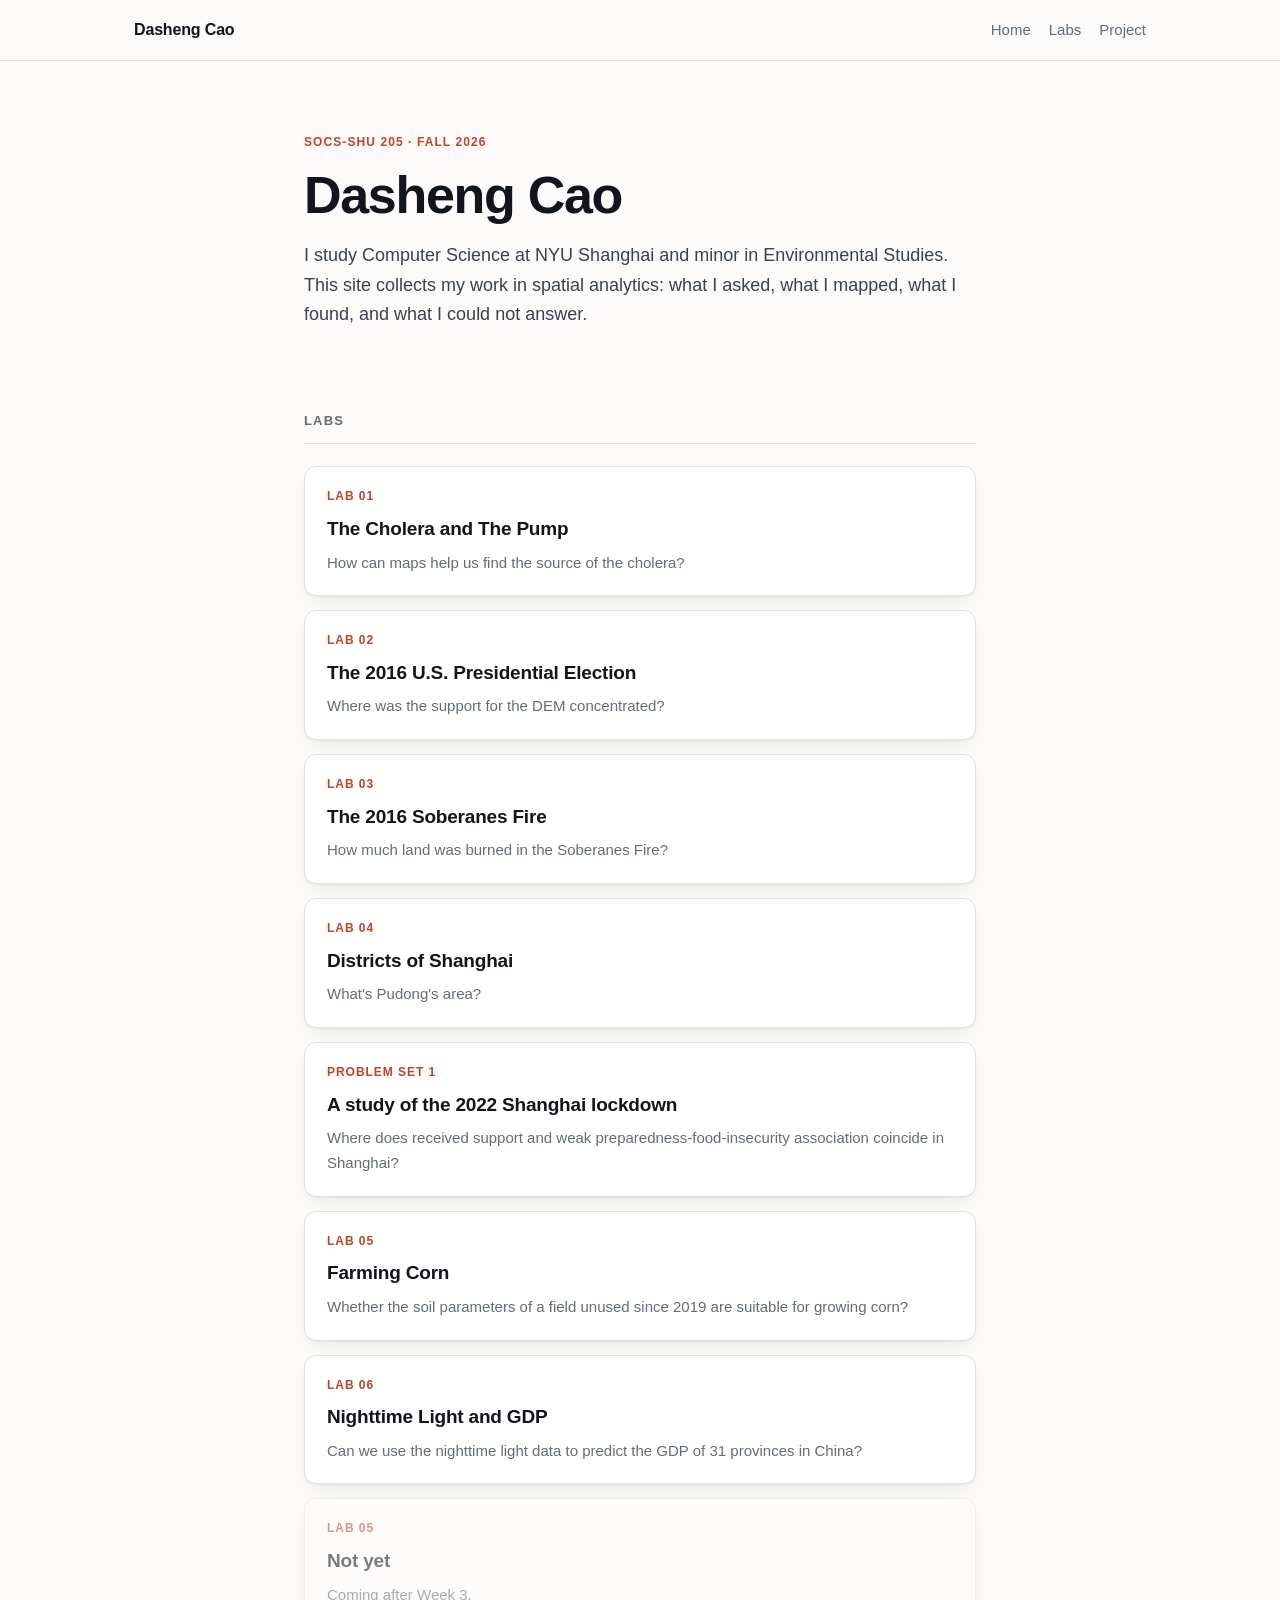
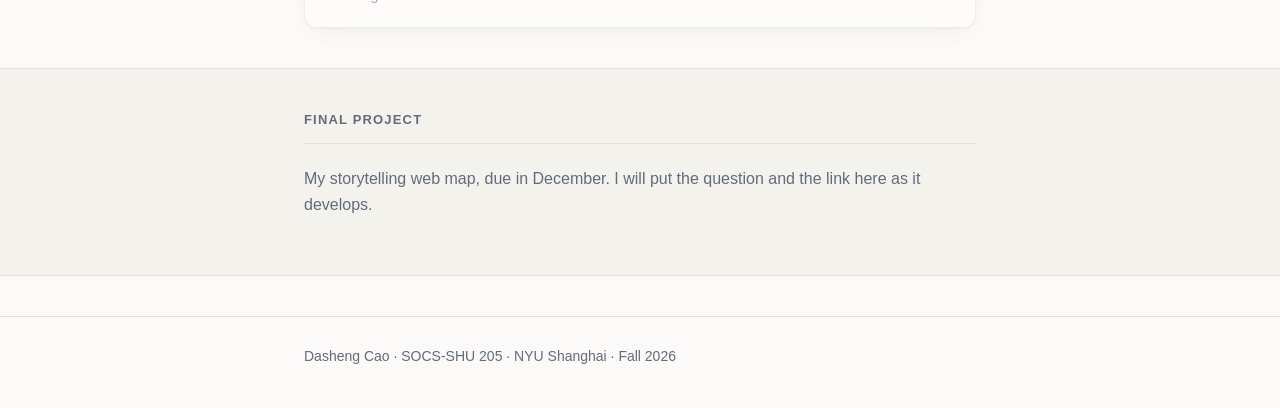
<file: index.html>
<!DOCTYPE html>
<html lang="en">
<head>
<meta charset="utf-8">
<meta name="viewport" content="width=device-width, initial-scale=1">

<!-- ============================================================
     EDIT THIS: the text between <title> and </title> shows up in
     the browser tab and in Google results.
     ============================================================ -->
<title>Dasheng Cao · Spatial Analytics Portfolio</title>

<meta name="description" content="Coursework and projects in spatial analytics, SOCS-SHU 205 at NYU Shanghai.">
<link rel="stylesheet" href="style.css">
</head>

<body>
<a class="skip" href="#main">Skip to content</a>

<header class="site-head">
  <div class="wrap">
    <!-- EDIT THIS: your name, as you want it read. -->
    <a class="brand" href="index.html">Dasheng Cao</a>
    <nav>
      <a href="index.html">Home</a>
      <a href="#labs">Labs</a>
      <a href="#project">Project</a>
    </nav>
  </div>
</header>

<main id="main">

  <!-- ============================================================
       THE TOP OF THE PAGE
       EDIT THIS: the kicker, the heading, and the paragraph.
       Keep the paragraph to two or three sentences.
       ============================================================ -->
  <section class="hero">
    <div class="wrap wrap-narrow">
      <p class="kicker">SOCS-SHU 205 · Fall 2026</p>
      <h1>Dasheng Cao</h1>
      <p class="lede">
        I study Computer Science at NYU Shanghai and minor in Environmental Studies. This site collects my
        work in spatial analytics: what I asked, what I mapped, what I found,
        and what I could not answer.
      </p>
    </div>
  </section>

  <!-- ============================================================
       LAB ENTRIES
       To add a lab: copy one <li> block below, paste it, edit it.
       Delete the ones you have not done yet.
       ============================================================ -->
  <section id="labs">
    <div class="wrap wrap-narrow">
      <h2>Labs</h2>
      <ul class="cards">

        <li class="card">
          <a href="labs/lab-01.html">
            <span class="card-num">Lab 01</span>
            <span class="card-title">The Cholera and The Pump</span>
            <span class="card-note">
              How can maps help us find the source of the cholera?
            </span>
          </a>
        </li>

        <li class="card">
          <a href="labs/lab-02.html">
            <span class="card-num">Lab 02</span>
            <span class="card-title">The 2016 U.S. Presidential Election</span>
            <span class="card-note">
              Where was the support for the DEM concentrated?
            </span>
          </a>
        </li>

        <li class="card">
          <a href="labs/lab-03.html">
            <span class="card-num">Lab 03</span>
            <span class="card-title">The 2016 Soberanes Fire</span>
            <span class="card-note">
              How much land was burned in the Soberanes Fire?
            </span>
          </a>
        </li>

        <li class="card">
          <a href="labs/lab-04.html">
            <span class="card-num">Lab 04</span>
            <span class="card-title">Districts of Shanghai</span>
            <span class="card-note">
              What's Pudong's area?
            </span>
          </a>
        </li>

        <li class="card">
          <a href="labs/PS1.html">
            <span class="card-num">Problem Set 1</span>
            <span class="card-title">A study of the 2022 Shanghai lockdown</span>
            <span class="card-note">
              Where does received support and weak preparedness-food-insecurity association coincide in Shanghai?
            </span>
          </a>
        </li>

        <li class="card">
          <a href="labs/lab-05.html">
            <span class="card-num">Lab 05</span>
            <span class="card-title">Farming Corn</span>
            <span class="card-note">
              Whether the soil parameters of a field unused since 2019 are suitable for growing corn?
            </span>
          </a>
        </li>

        <li class="card">
          <a href="labs/lab-06.html">
            <span class="card-num">Lab 06</span>
            <span class="card-title">Nighttime Light and GDP</span>
            <span class="card-note">
              Can we use the nighttime light data to predict the GDP of 31 provinces in China?
            </span>
          </a>
        </li>

        <!-- Copy from here -->
        <li class="card card-todo">
          <span class="card-num">Lab 05</span>
          <span class="card-title">Not yet</span>
          <span class="card-note">Coming after Week 3.</span>
        </li>
        <!-- to here, to add another. -->

      </ul>
    </div>
  </section>

  <!-- ============================================================
       FINAL PROJECT
       Leave this here all semester. It fills up later.
       ============================================================ -->
  <section id="project" class="band">
    <div class="wrap wrap-narrow">
      <h2>Final project</h2>
      <p class="muted">
        My storytelling web map, due in December. I will put the question and
        the link here as it develops.
      </p>
    </div>
  </section>

</main>

<footer class="site-foot">
  <div class="wrap wrap-narrow">
    <!-- EDIT THIS: your name and the year. -->
    <p>Dasheng Cao · SOCS-SHU 205 · NYU Shanghai · Fall 2026</p>
  </div>
</footer>

</body>
</html>
</file>
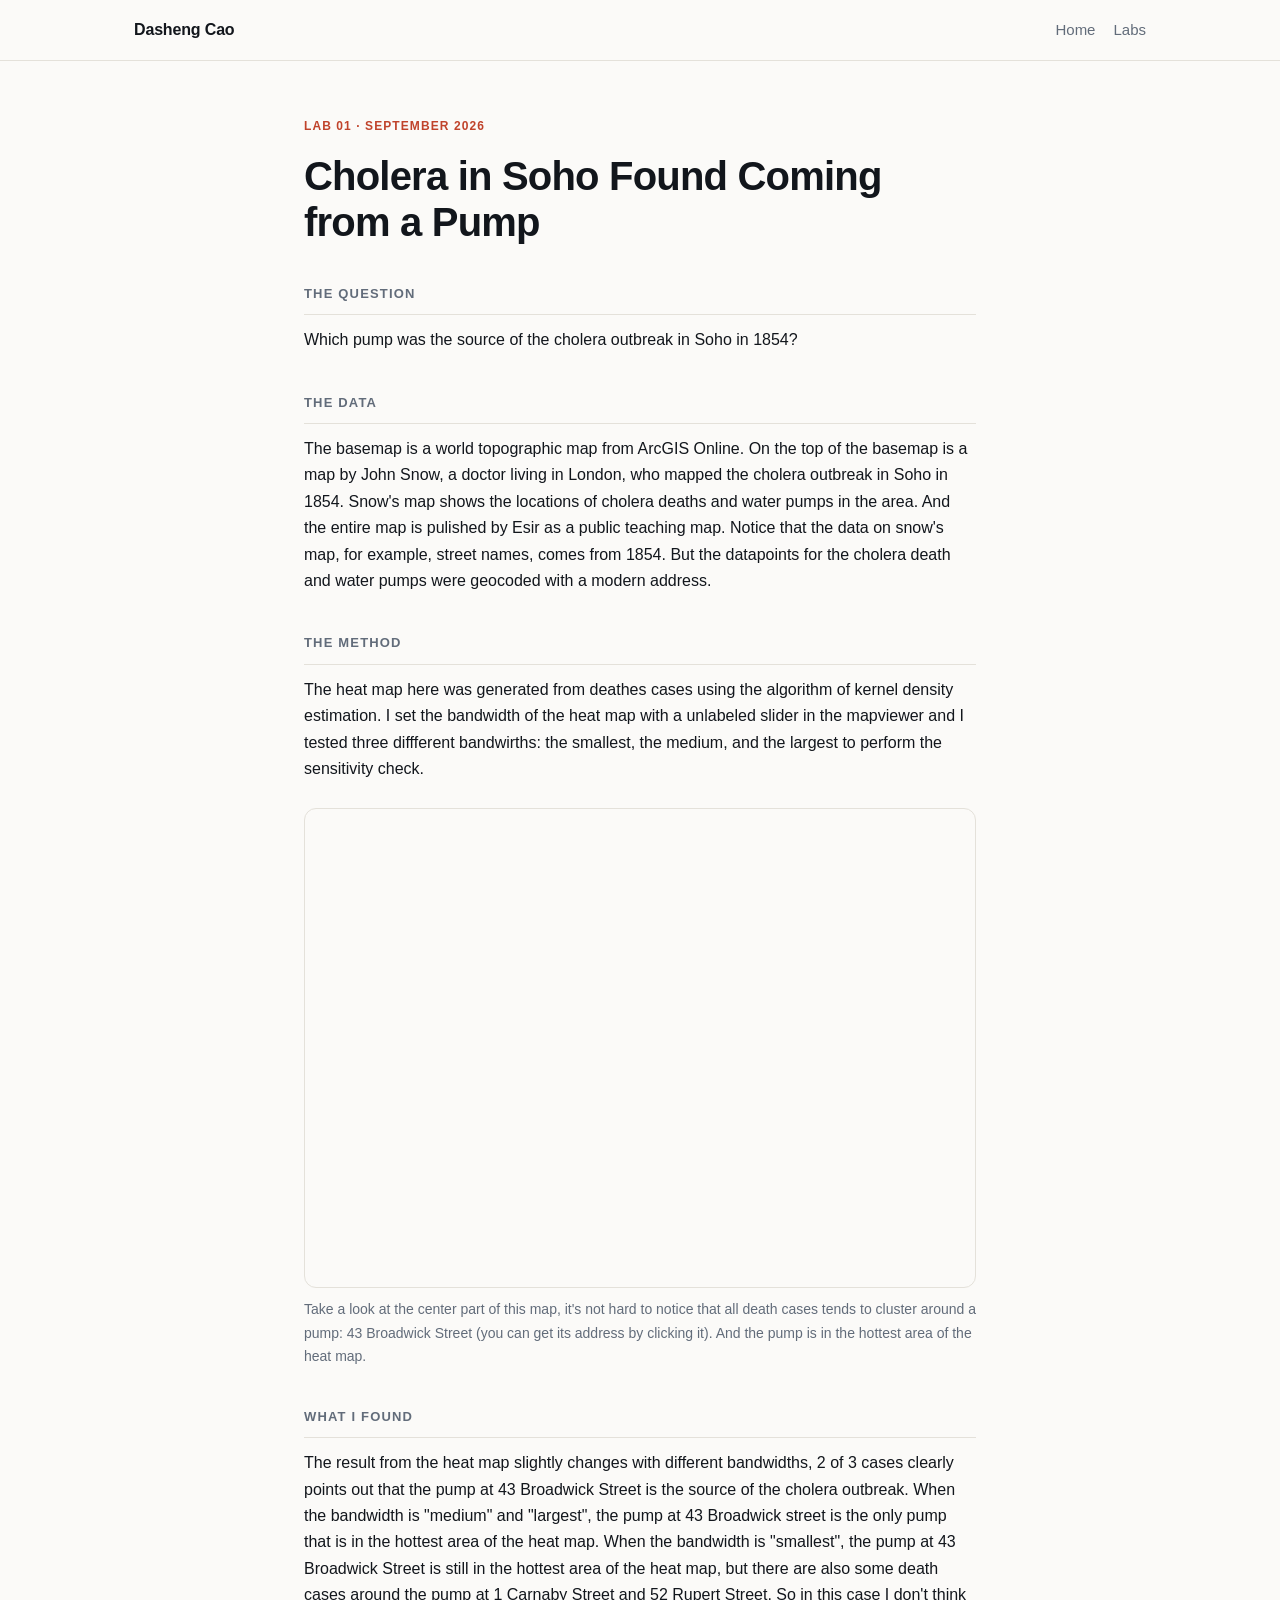
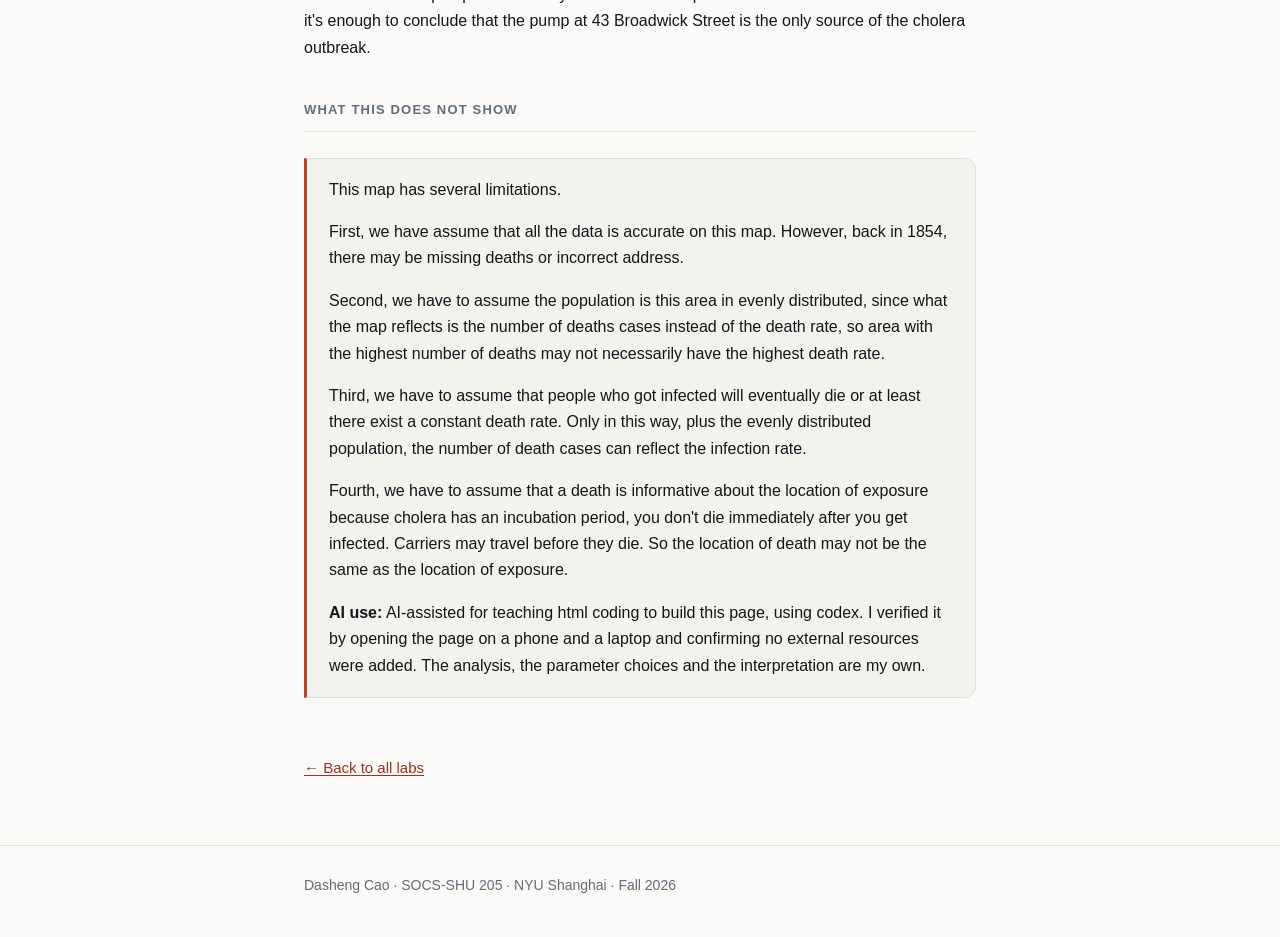
<file: labs/lab-01.html>
<!DOCTYPE html>
<html lang="en">
<head>
<meta charset="utf-8">
<meta name="viewport" content="width=device-width, initial-scale=1">
<title>Lab 01 · Dasheng Cao</title>

<!-- Note the ../ — this page is inside the labs folder, so it has to
     look one level up to find the stylesheet. -->
<link rel="stylesheet" href="../style.css">
</head>

<body>
<a class="skip" href="#main">Skip to content</a>

<header class="site-head">
  <div class="wrap">
    <a class="brand" href="../index.html">Dasheng Cao</a>
    <nav>
      <a href="../index.html">Home</a>
      <a href="../index.html#labs">Labs</a>
    </nav>
  </div>
</header>

<main id="main">
<article class="entry">
  <div class="wrap wrap-narrow">

    <p class="kicker">Lab 01 · September 2026</p>

    <!-- EDIT THIS: a title that says what you found, not what you did.
         "Where the metro does not go" beats "Lab 1 report". -->
    <h1>Cholera in Soho Found Coming from a Pump</h1>

    <!-- ============================================================
         The six parts. Every entry in this course has all six.
         Do not delete a heading — if a section is thin, that is
         information too.
         ============================================================ -->

    <h2>The question</h2>
    <p>
      Which pump was the source of the cholera outbreak in Soho in 1854?
    </p>

    <h2>The data</h2>
    <p>
      The basemap is a world topographic map from ArcGIS Online. On the top of the basemap is a map by John Snow, a doctor living in London, who mapped the cholera outbreak in Soho in 1854. Snow's map shows the locations of cholera deaths and water pumps in the area. And the entire map is pulished by Esir as a public teaching map. Notice that the data on snow's map, for example, street names, comes from 1854. But the datapoints for the cholera death and water pumps were geocoded with a modern address.
    </p>

    <h2>The method</h2>
    <p>
      The heat map here was generated from deathes cases using the algorithm of kernel density estimation. I set the bandwidth of the heat map with a unlabeled slider in the mapviewer and I tested three diffferent bandwirths: the smallest, the medium, and the largest to perform the sensitivity check.
    </p>

    <!-- ============================================================
         YOUR MAP
         Two options:

         1. An image. Export a PNG from ArcGIS or QGIS, put it in this
            labs folder, and change the src below to your filename
            (for example src="map-01.png").

         2. A live web map. Publish it in ArcGIS Online, choose Share,
            then Embed, and paste the src URL into the <iframe> line.

         Delete whichever one you are not using.
         ============================================================ -->
    <figure>
      
      <iframe width="700" height="600" allow="local-network-access; geolocation" title="Lab1-Soho cholera-Dasheng" src="https://nyuds.maps.arcgis.com/apps/mapviewer/index.html?configurableview=true&webmap=42031ba6dbff4d92bdb7df00c2f04511&theme=light&scroll=false&center=-0.13599948939848577,51.51332942947151&scale=4513.988705" ></iframe>
      <figcaption>
        Take a look at the center part of this map, it's not hard to notice that all death cases tends to cluster around a pump: 43 Broadwick Street (you can get its address by clicking it). And the pump is in the hottest area of the heat map.
      </figcaption>
    </figure>

    <h2>What I found</h2>
    <p>
      The result from the heat map slightly changes with different bandwidths, 2 of 3 cases clearly points out that the pump at 43 Broadwick Street is the source of the cholera outbreak. When the bandwidth is "medium" and "largest", the pump at 43 Broadwick street is the only pump that is in the hottest area of the heat map. When the bandwidth is "smallest", the pump at 43 Broadwick Street is still in the hottest area of the heat map, but there are also some death cases around the pump at 1 Carnaby Street and 52 Rupert Street. So in this case I don't think it's enough to conclude that the pump at 43 Broadwick Street is the only source of the cholera outbreak. 

    <h2>What this does not show</h2>
    <div class="limits">
      <p>
        This map has several limitations.
      </p>
      <p>
        First, we have assume that all the data is accurate on this map. However, back in 1854, there may be missing deaths or incorrect address.
      </p>
      <p>
        Second, we have to assume the population is this area in evenly distributed, since what the map reflects is the number of deaths cases instead of the death rate, so area with the highest number of deaths may not necessarily have the highest death rate.
      </p>
      <p>
        Third, we have to assume that people who got infected will eventually die or at least there exist a constant death rate. Only in this way, plus the evenly distributed population, the number of death cases can reflect the infection rate.
      </p>
      <p>
        Fourth, we have to assume that a death is informative about the location of exposure because cholera has an incubation period, you don't die immediately after you get infected. Carriers may travel before they die. So the location of death may not be the same as the location of exposure.
      </p>
      <p>
        <strong>AI use:</strong> AI-assisted for teaching html coding to build this page, using codex.
        I verified it by opening the page on a phone and a laptop and confirming no external resources were added. The analysis,
        the parameter choices and the interpretation are my own.
      </p>
    </div>

    <a class="back" href="../index.html#labs">← Back to all labs</a>

  </div>
</article>
</main>

<footer class="site-foot">
  <div class="wrap wrap-narrow">
    <p>Dasheng Cao · SOCS-SHU 205 · NYU Shanghai · Fall 2026</p>
  </div>
</footer>

</body>
</html>
</file>
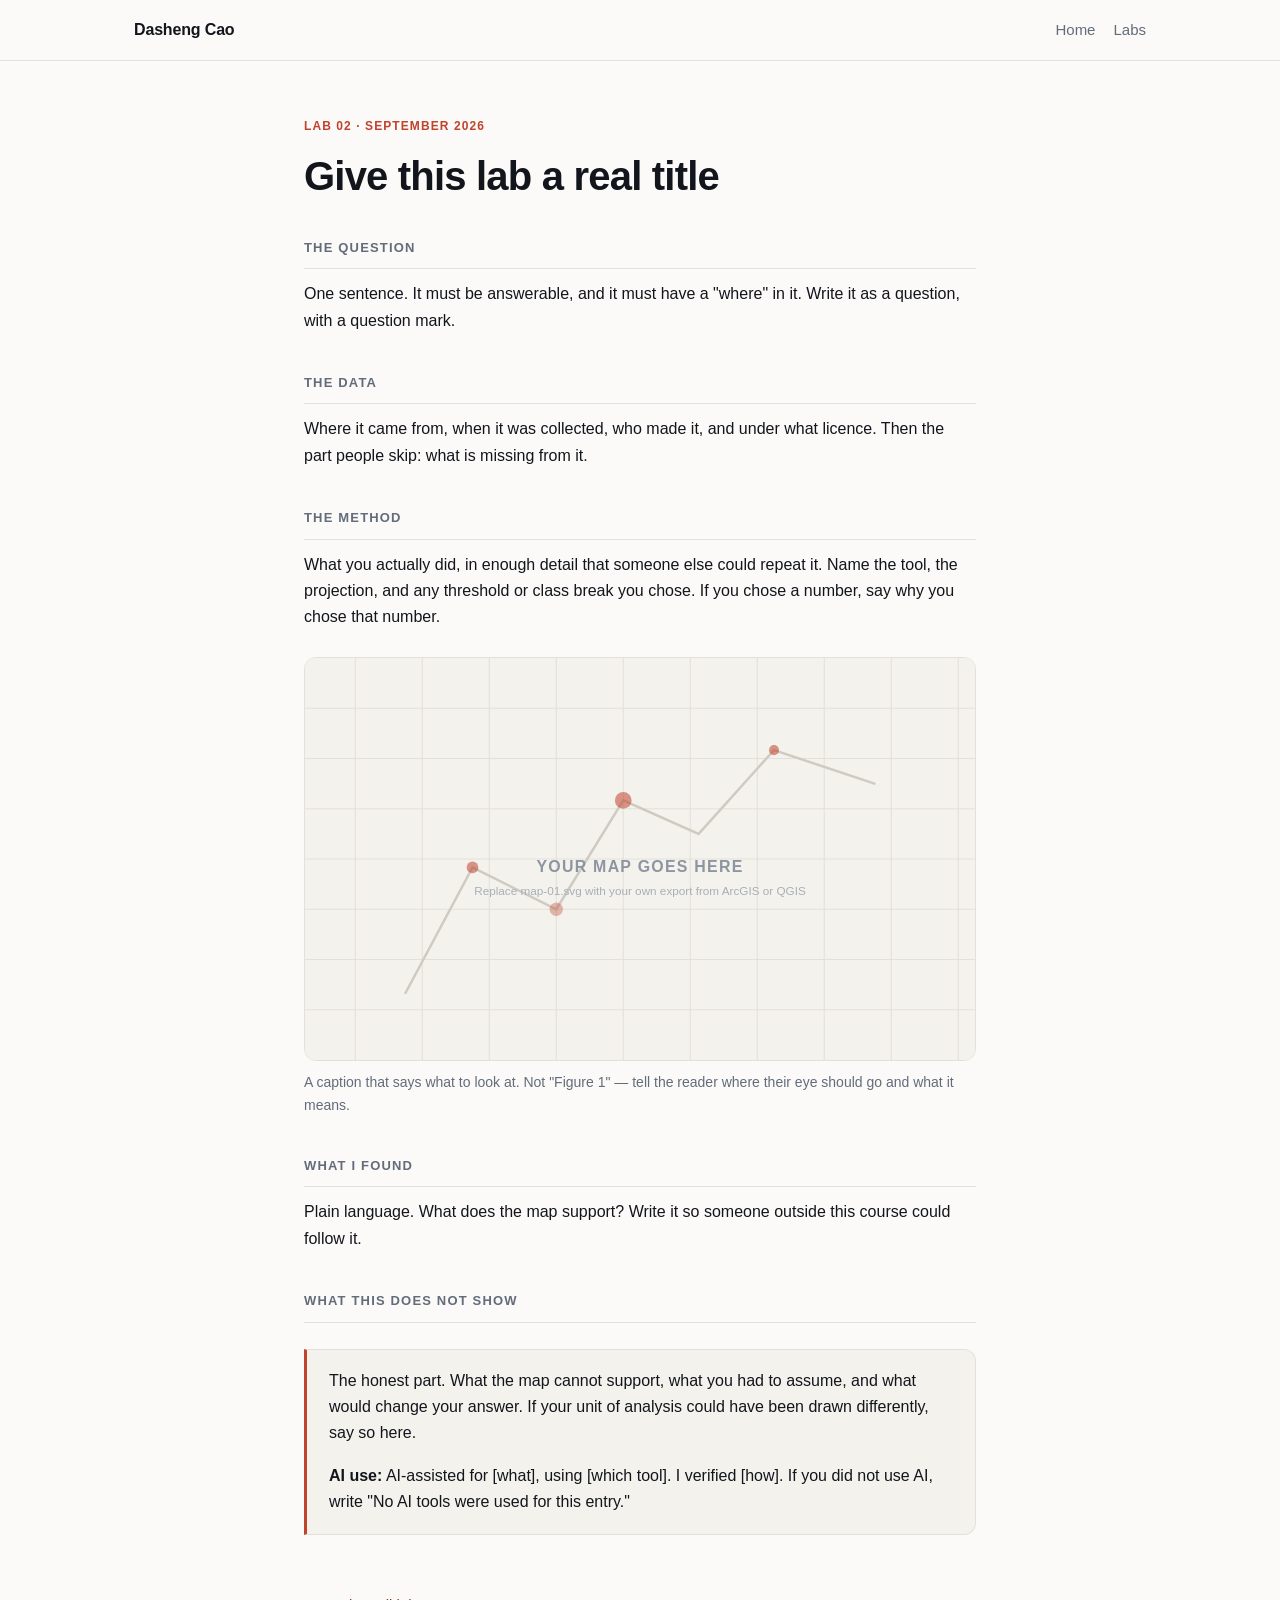
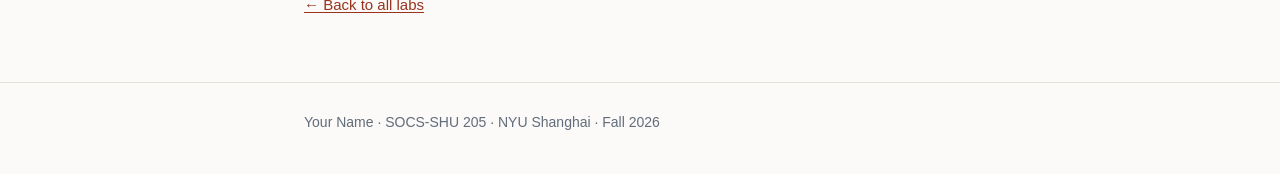
<file: labs/Lab-02.html>
<!DOCTYPE html>
<html lang="en">
<head>
<meta charset="utf-8">
<meta name="viewport" content="width=device-width, initial-scale=1">
<title>Lab 01 · Your Name</title>

<!-- Note the ../ — this page is inside the labs folder, so it has to
     look one level up to find the stylesheet. -->
<link rel="stylesheet" href="../style.css">
</head>

<body>
<a class="skip" href="#main">Skip to content</a>

<header class="site-head">
  <div class="wrap">
    <a class="brand" href="../index.html">Dasheng Cao</a>
    <nav>
      <a href="../index.html">Home</a>
      <a href="../index.html#labs">Labs</a>
    </nav>
  </div>
</header>

<main id="main">
<article class="entry">
  <div class="wrap wrap-narrow">

    <p class="kicker">Lab 02 · September 2026</p>

    <!-- EDIT THIS: a title that says what you found, not what you did.
         "Where the metro does not go" beats "Lab 1 report". -->
    <h1>Give this lab a real title</h1>

    <!-- ============================================================
         The six parts. Every entry in this course has all six.
         Do not delete a heading — if a section is thin, that is
         information too.
         ============================================================ -->

    <h2>The question</h2>
    <p>
      One sentence. It must be answerable, and it must have a "where" in it.
      Write it as a question, with a question mark.
    </p>

    <h2>The data</h2>
    <p>
      Where it came from, when it was collected, who made it, and under what
      licence. Then the part people skip: what is missing from it.
    </p>

    <h2>The method</h2>
    <p>
      What you actually did, in enough detail that someone else could repeat
      it. Name the tool, the projection, and any threshold or class break you
      chose. If you chose a number, say why you chose that number.
    </p>

    <!-- ============================================================
         YOUR MAP
         Two options:

         1. An image. Export a PNG from ArcGIS or QGIS, put it in this
            labs folder, and change the src below to your filename
            (for example src="map-01.png").

         2. A live web map. Publish it in ArcGIS Online, choose Share,
            then Embed, and paste the src URL into the <iframe> line.

         Delete whichever one you are not using.
         ============================================================ -->
    <figure>
      <img src="map-01.svg" alt="Describe what the map shows, for someone who cannot see it.">
      <!--
      <iframe src="PASTE-YOUR-ARCGIS-EMBED-URL-HERE"
              title="Describe your map" loading="lazy"></iframe>
      -->
      <figcaption>
        A caption that says what to look at. Not "Figure 1" — tell the reader
        where their eye should go and what it means.
      </figcaption>
    </figure>

    <h2>What I found</h2>
    <p>
      Plain language. What does the map support? Write it so someone outside
      this course could follow it.
    </p>

    <h2>What this does not show</h2>
    <div class="limits">
      <p>
        The honest part. What the map cannot support, what you had to assume,
        and what would change your answer. If your unit of analysis could have
        been drawn differently, say so here.
      </p>
      <p>
        <strong>AI use:</strong> AI-assisted for [what], using [which tool].
        I verified [how]. If you did not use AI, write "No AI tools were used
        for this entry."
      </p>
    </div>

    <a class="back" href="../index.html#labs">← Back to all labs</a>

  </div>
</article>
</main>

<footer class="site-foot">
  <div class="wrap wrap-narrow">
    <p>Your Name · SOCS-SHU 205 · NYU Shanghai · Fall 2026</p>
  </div>
</footer>

</body>
</html>
</file>
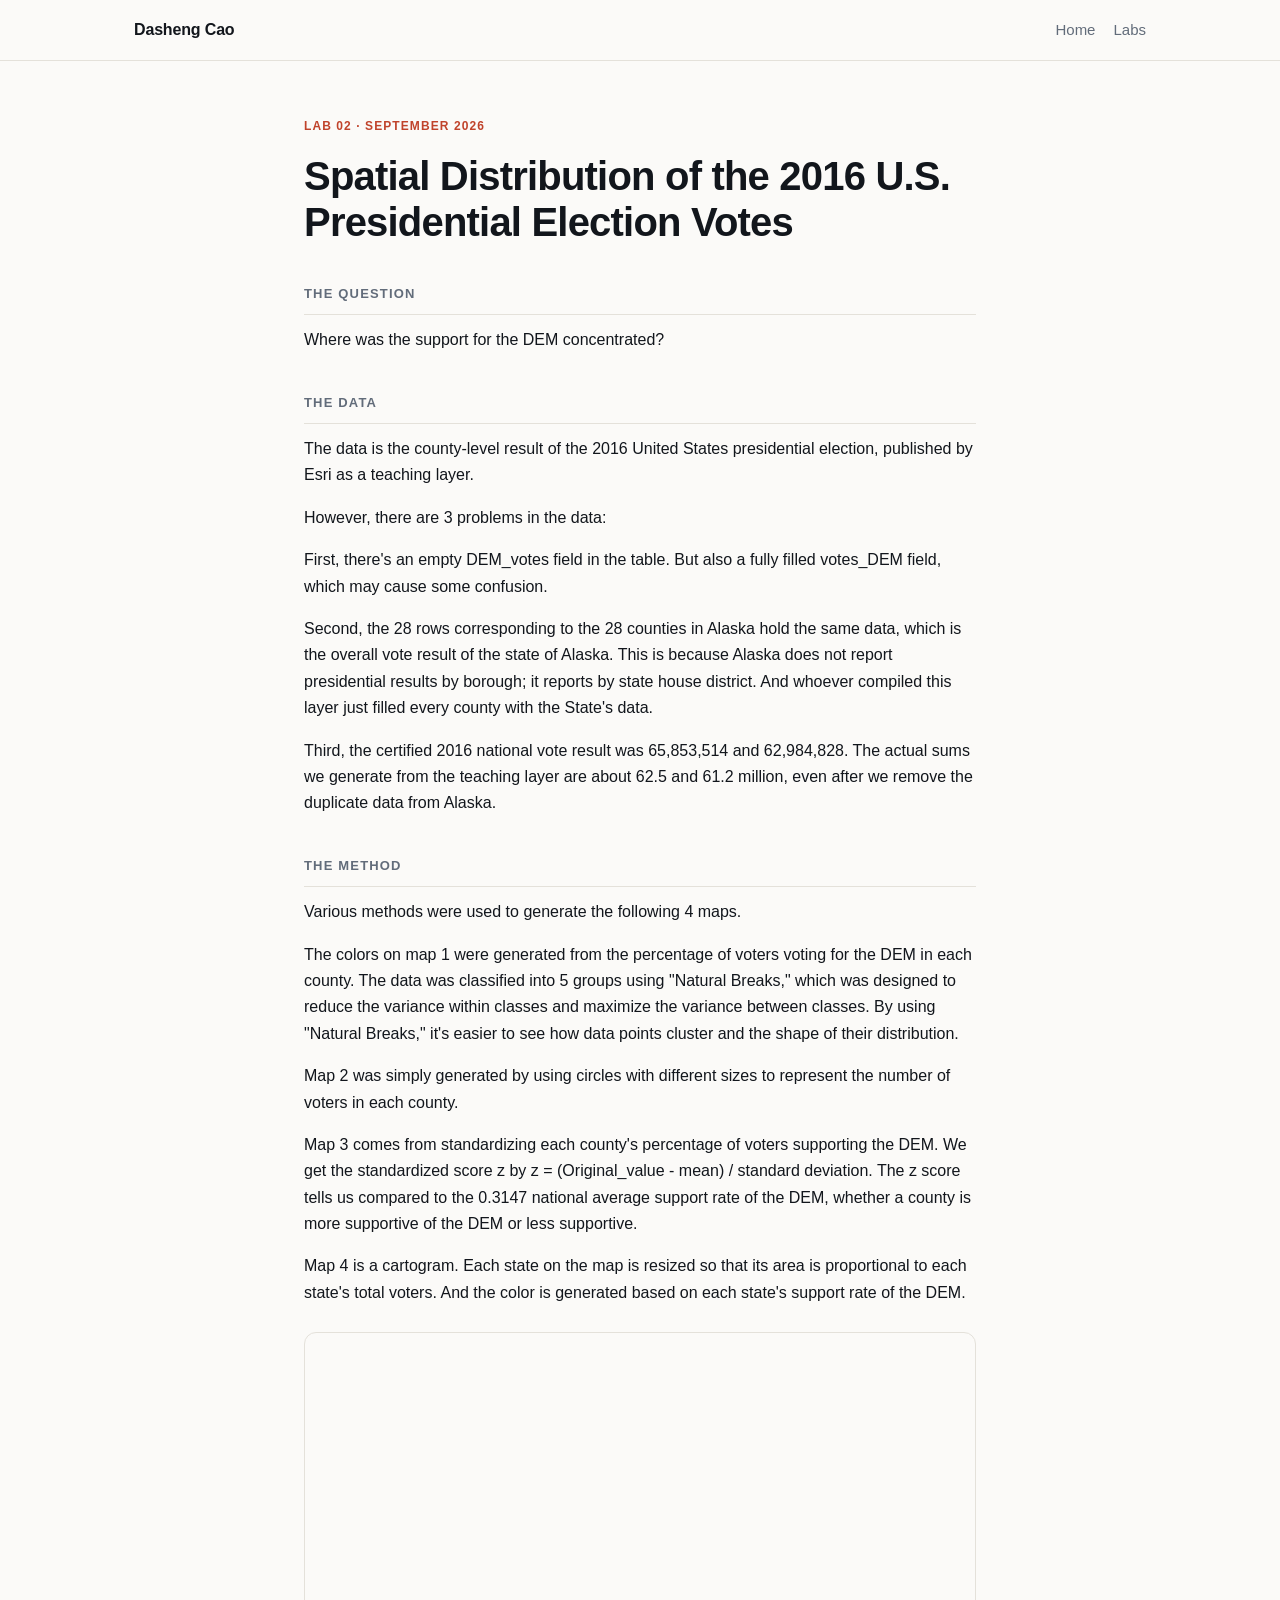
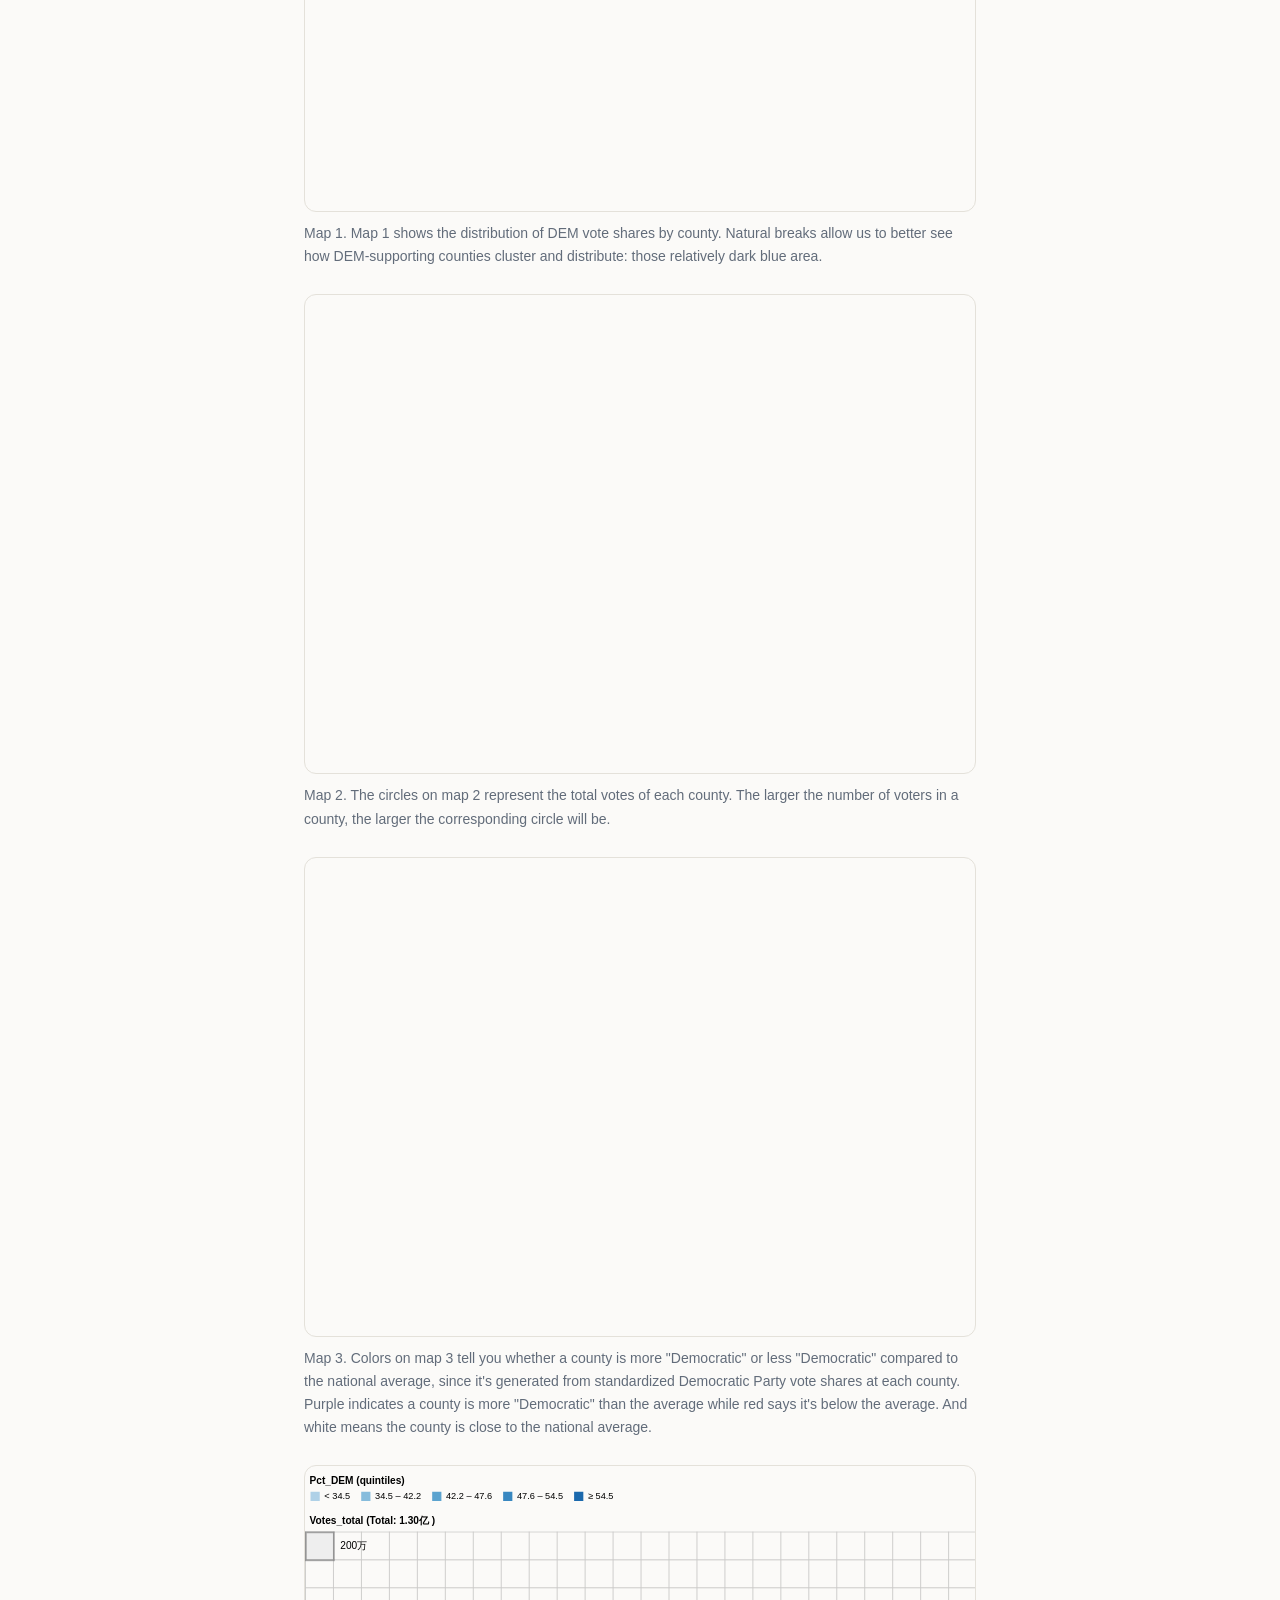
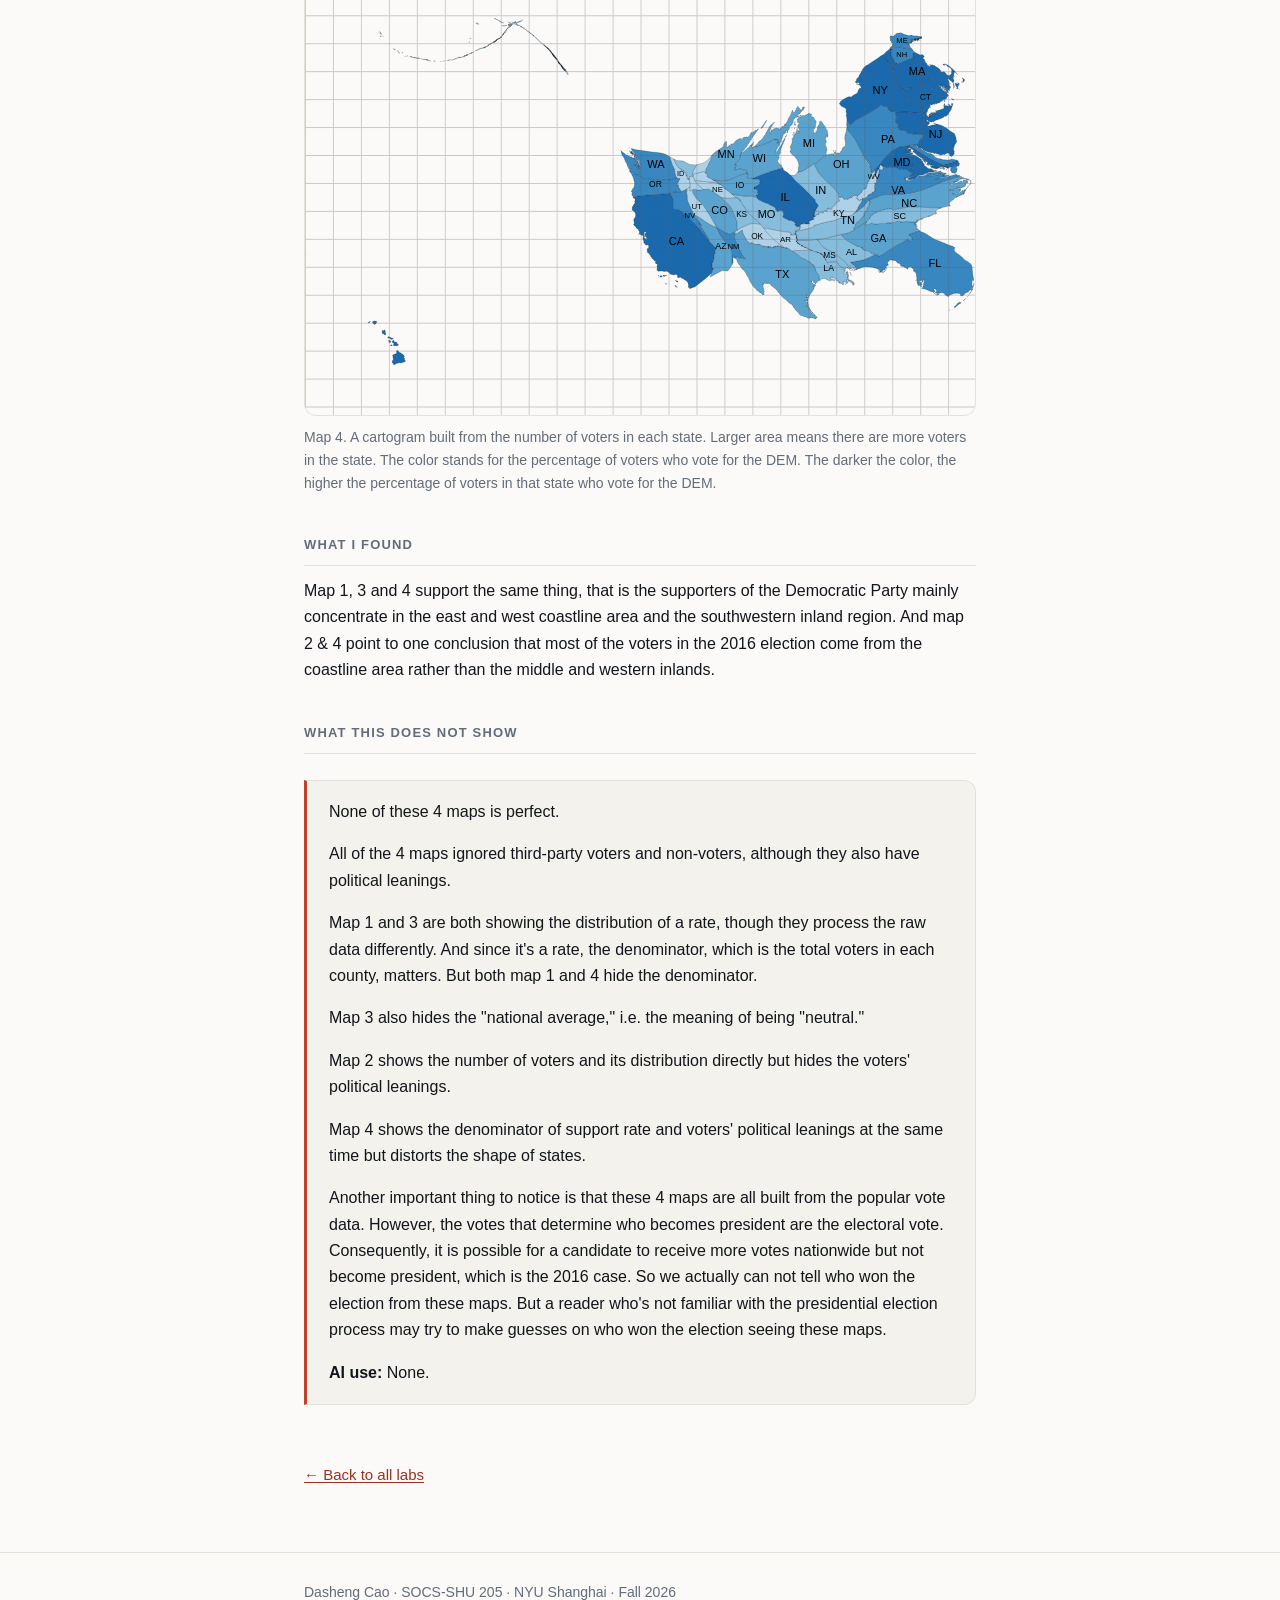
<file: labs/lab-02.html>
<!DOCTYPE html>
<html lang="en">
<head>
<meta charset="utf-8">
<meta name="viewport" content="width=device-width, initial-scale=1">
<title>Lab 02 · Dasheng Cao</title>

<!-- Note the ../ — this page is inside the labs folder, so it has to
     look one level up to find the stylesheet. -->
<link rel="stylesheet" href="../style.css">
</head>

<body>
<a class="skip" href="#main">Skip to content</a>

<header class="site-head">
  <div class="wrap">
    <a class="brand" href="../index.html">Dasheng Cao</a>
    <nav>
      <a href="../index.html">Home</a>
      <a href="../index.html#labs">Labs</a>
    </nav>
  </div>
</header>

<main id="main">
<article class="entry">
  <div class="wrap wrap-narrow">

    <p class="kicker">Lab 02 · September 2026</p>

    <!-- EDIT THIS: a title that says what you found, not what you did.
         "Where the metro does not go" beats "Lab 1 report". -->
    <h1>Spatial Distribution of the 2016 U.S. Presidential Election Votes</h1>

    <!-- ============================================================
         The six parts. Every entry in this course has all six.
         Do not delete a heading — if a section is thin, that is
         information too.
         ============================================================ -->

    <h2>The question</h2>
    <p>
      Where was the support for the DEM concentrated? 
    </p>

    <h2>The data</h2>
    <p>
      The data is the county-level result of the 2016 United States presidential election, published by Esri as a teaching layer.
      </p>
      <p>
      However, there are 3 problems in the data:
      </p>
      <p>
      First, there's an empty DEM_votes field in the table. But also a fully filled votes_DEM field, which may cause some confusion.
      </p>
      <p>
      Second, the 28 rows corresponding to the 28 counties in Alaska hold the same data, which is the overall vote result of the state of Alaska. 
      This is because Alaska does not report presidential results by borough; it reports by state house district. And whoever compiled this layer just filled every county with the State's data. 
      </p>
      <p>
      Third, the certified 2016 national vote result was 65,853,514 and 62,984,828. The actual sums we generate from the teaching layer are about 62.5 and 61.2 million, even after we remove the duplicate data from Alaska.
    </p>

    <h2>The method</h2>
    <p>
      Various methods were used to generate the following 4 maps.
      </p>
      <p>
      The colors on map 1 were generated from the percentage of voters voting for the DEM in each county. 
      The data was classified into 5 groups using "Natural Breaks," which was designed to reduce the variance within classes and maximize the variance between classes. 
      By using "Natural Breaks," it's easier to see how data points cluster and the shape of their distribution.
      </p>
      <p>
      Map 2 was simply generated by using circles with different sizes to represent the number of voters in each county.
      </p>
      <p>
      Map 3 comes from standardizing each county's percentage of voters supporting the DEM. 
      We get the standardized score z by z = (Original_value - mean) / standard deviation. 
      The z score tells us compared to the 0.3147 national average support rate of the DEM, whether a county is more supportive of the DEM or less supportive.
      </p>
      <p>
      Map 4 is a cartogram. Each state on the map is resized so that its area is proportional to each state's total voters. 
      And the color is generated based on each state's support rate of the DEM.
    </p>

    <!-- ============================================================
         YOUR MAP
         Two options:

         1. An image. Export a PNG from ArcGIS or QGIS, put it in this
            labs folder, and change the src below to your filename
            (for example src="map-01.png").

         2. A live web map. Publish it in ArcGIS Online, choose Share,
            then Embed, and paste the src URL into the <iframe> line.

         Delete whichever one you are not using.
         ============================================================ -->
    <figure>
      <iframe width="700" height="600" allow="local-network-access; geolocation" title="Lab 2 · Four maps of 2016 · Dasheng Cao_Map1" src="https://nyuds.maps.arcgis.com/apps/mapviewer/index.html?configurableview=true&webmap=d9f83a6e574b45b0a4e67f7de9547e6c&theme=light&legend=true&scroll=false&center=-108.503434210475,46.2127762426487&scale=73957190.948944" ></iframe>
      <figcaption>
        Map 1. Map 1 shows the distribution of DEM vote shares by county. Natural breaks allow us to better see how DEM-supporting counties cluster and distribute: those relatively dark blue area.
      </figcaption>
    </figure>

    <figure>
      <iframe width="700" height="600" allow="local-network-access; geolocation" title="Lab 2 · Four maps of 2016 · Dasheng Cao_Map2" src="https://nyuds.maps.arcgis.com/apps/mapviewer/index.html?configurableview=true&webmap=098de296b2674bb388a9483854ba2203&theme=light&legend=true&scroll=false&center=-105.01418203061499,29.748473498414572&scale=36978595.474472" ></iframe>
      <figcaption>
        Map 2. The circles on map 2 represent the total votes of each county. The larger the number of voters in a county, the larger the corresponding circle will be.
      </figcaption>
    </figure>

    <figure>
      <iframe width="700" height="600" allow="local-network-access; geolocation" title="Lab 2 · Four maps of 2016 · Dasheng Cao_Map3" src="https://nyuds.maps.arcgis.com/apps/mapviewer/index.html?configurableview=true&webmap=fcb5401776dc4166bd6d044a17fd9fa2&theme=light&legend=true&scroll=false&center=-120.77296331470454,47.971775911259286&scale=73957190.948944" ></iframe>
      <figcaption>
        Map 3. Colors on map 3 tell you whether a county is more "Democratic" or less "Democratic" compared to the national average, since it's generated from standardized Democratic Party vote shares at each county. Purple indicates a county is more "Democratic" than the average while red says it's below the average. And white means the county is close to the national average.
      </figcaption>
    </figure>

    <figure>
      <img src="lab-02_map4.svg" alt="Describe what the map shows, for someone who cannot see it.">
      <!--
      <iframe src="PASTE-YOUR-ARCGIS-EMBED-URL-HERE"
              title="Describe your map" loading="lazy"></iframe>
      -->
      <figcaption>
        Map 4. A cartogram built from the number of voters in each state. Larger area means there are more voters in the state. The color stands for the percentage of voters who vote for the DEM. The darker the color, the higher the percentage of voters in that state who vote for the DEM.
      </figcaption>
    </figure>

    <h2>What I found</h2>
    <p>
      Map 1, 3 and 4 support the same thing, that is the supporters of the Democratic Party mainly concentrate in the east and west coastline area and the southwestern inland region.
      And map 2 & 4 point to one conclusion that most of the voters in the 2016 election come from the coastline area rather than the middle and western inlands.
    </p>

    <h2>What this does not show</h2>
    <div class="limits">
      <p>
        None of these 4 maps is perfect.
        </p>
        <p>
        All of the 4 maps ignored third-party voters and non-voters, although they also have political leanings.
        </p>
        <p>
        Map 1 and 3 are both showing the distribution of a rate, though they process the raw data differently. And since it's a rate, the denominator, which is the total voters in each county, matters. But both map 1 and 4 hide the denominator. 
        </p>
        <p>
        Map 3 also hides the "national average," i.e. the meaning of being "neutral." 
        </p>
        <p>
        Map 2 shows the number of voters and its distribution directly but hides the voters' political leanings.
        </p>
        <p>
        Map 4 shows the denominator of support rate and voters' political leanings at the same time but distorts the shape of states.
        </p>
        <p>
        Another important thing to notice is that these 4 maps are all built from the popular vote data. 
        However, the votes that determine who becomes president are the electoral vote. 
        Consequently, it is possible for a candidate to receive more votes nationwide but not become president, which is the 2016 case. 
        So we actually can not tell who won the election from these maps. 
        But a reader who's not familiar with the presidential election process may try to make guesses on who won the election seeing these maps.
      </p>
      <p>
        <strong>AI use:</strong> None.
      </p>
    </div>

    <a class="back" href="../index.html#labs">← Back to all labs</a>

  </div>
</article>
</main>

<footer class="site-foot">
  <div class="wrap wrap-narrow">
    <p>Dasheng Cao · SOCS-SHU 205 · NYU Shanghai · Fall 2026</p>
  </div>
</footer>

</body>
</html>
</file>
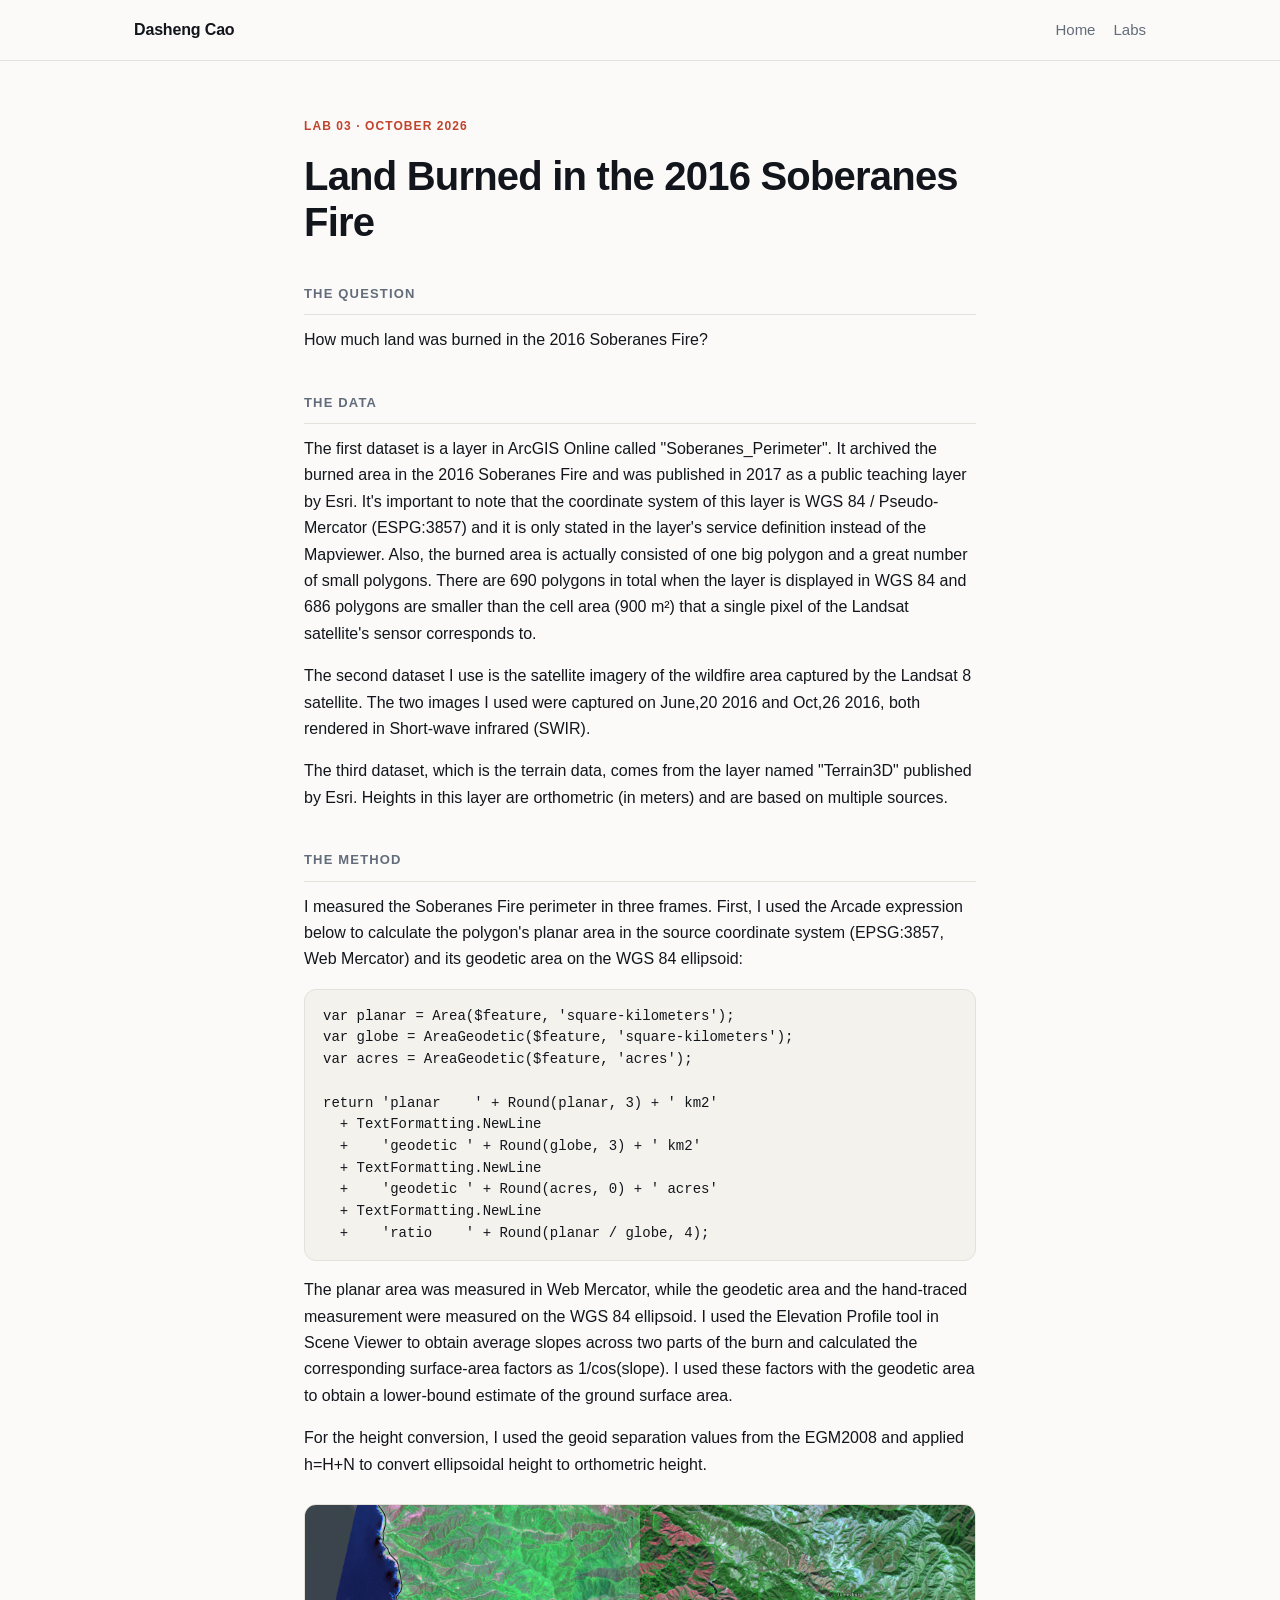
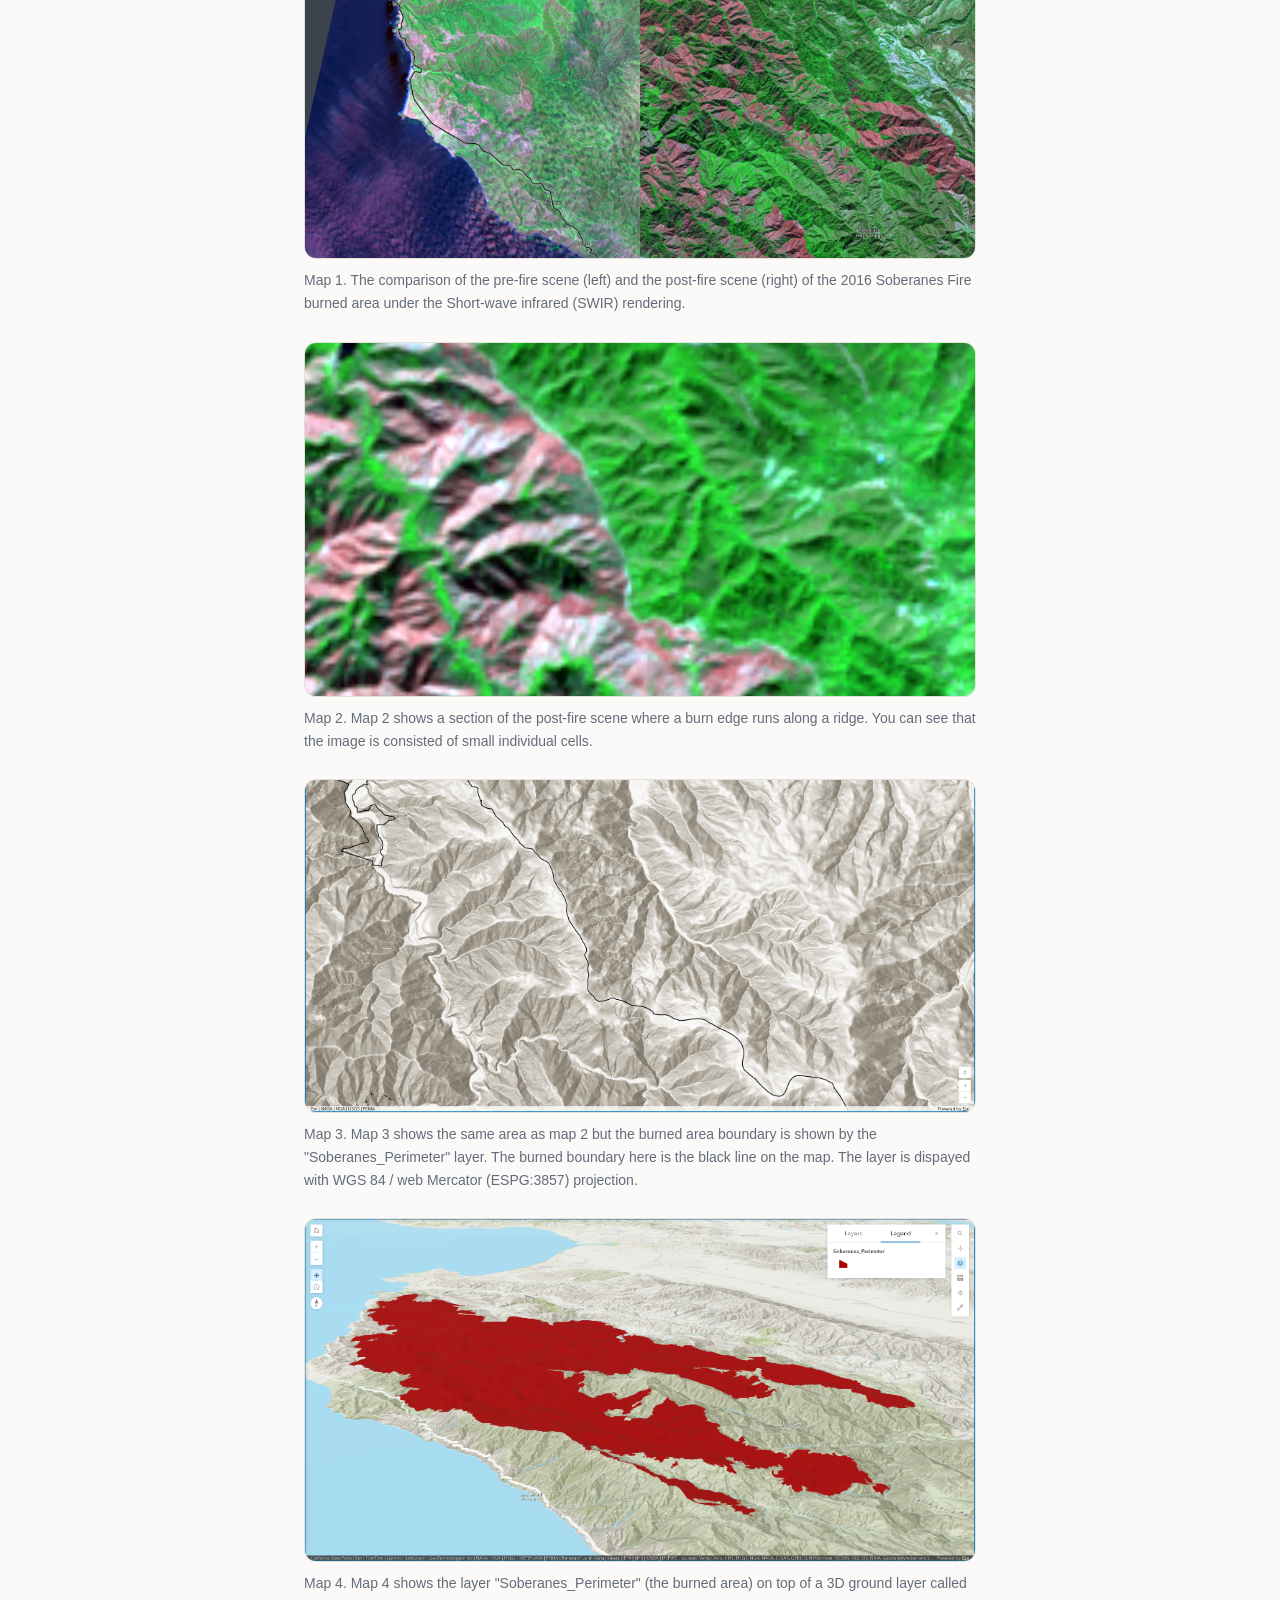
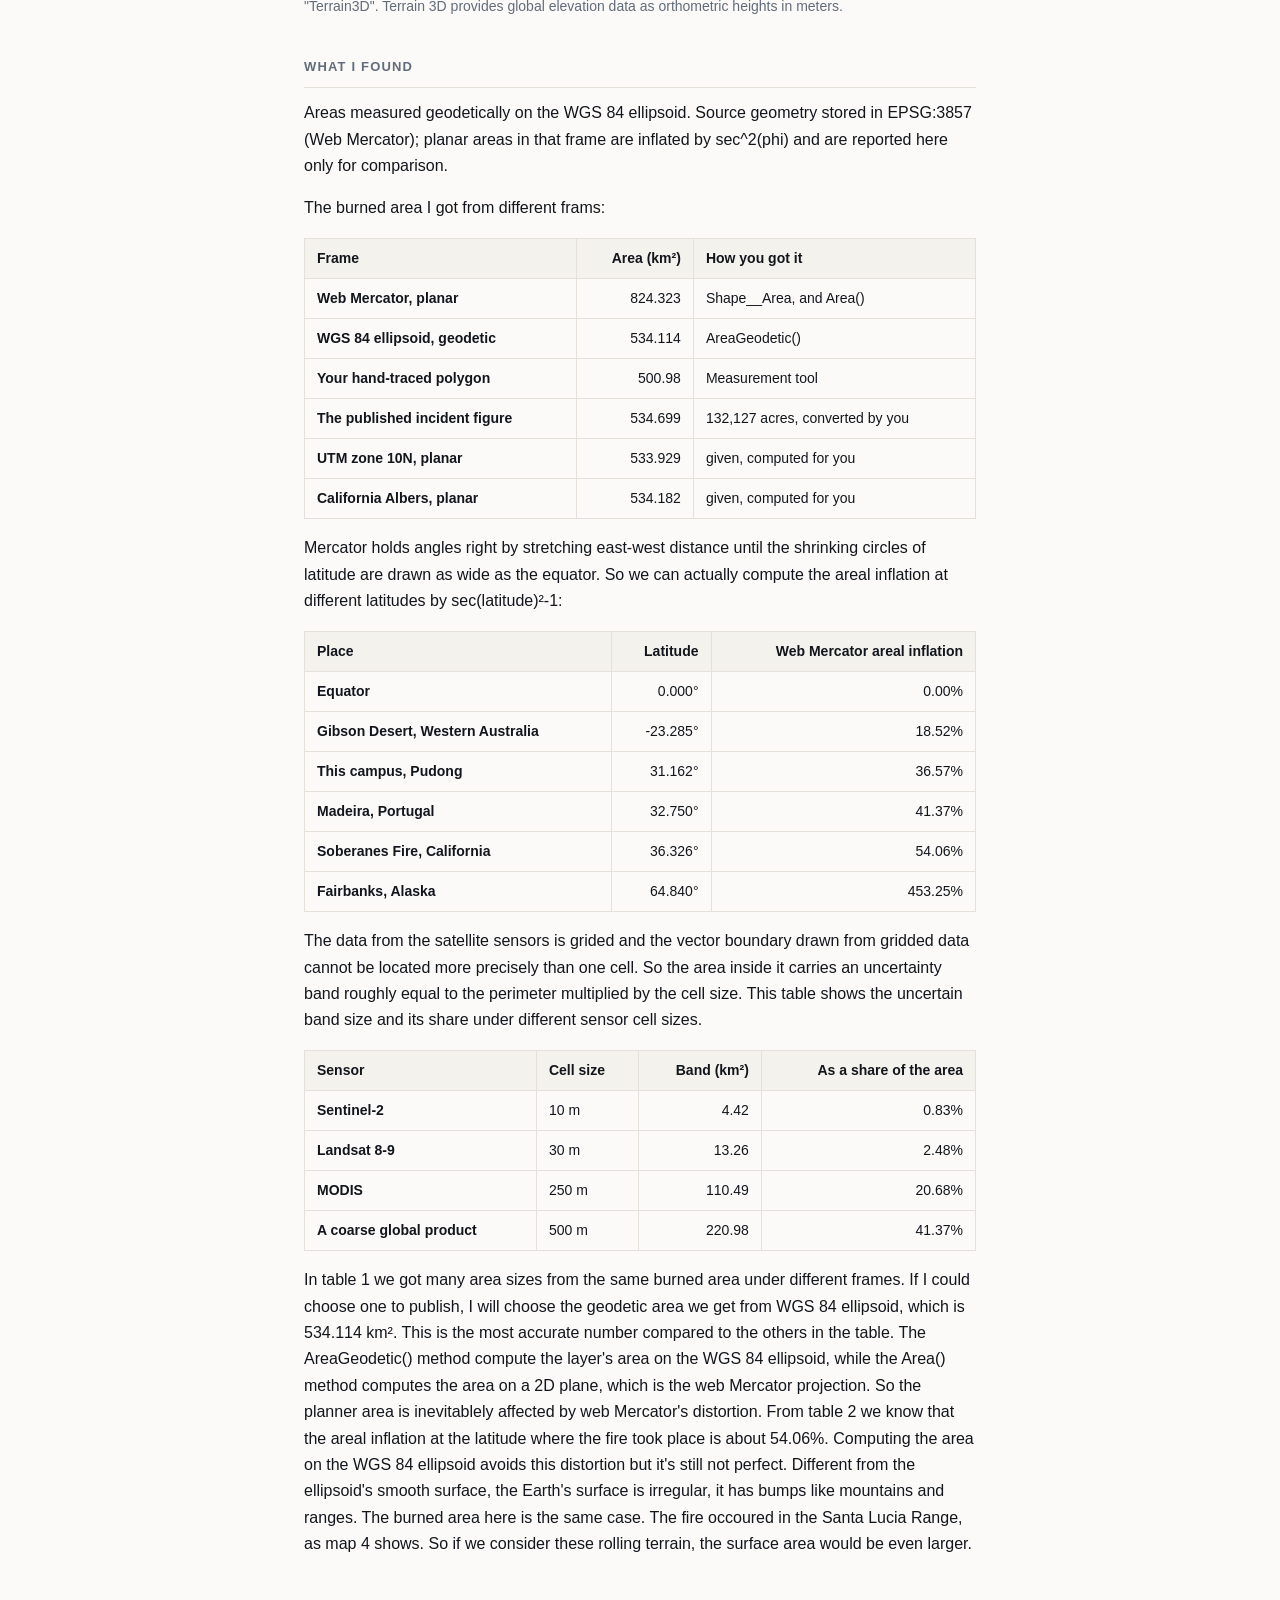
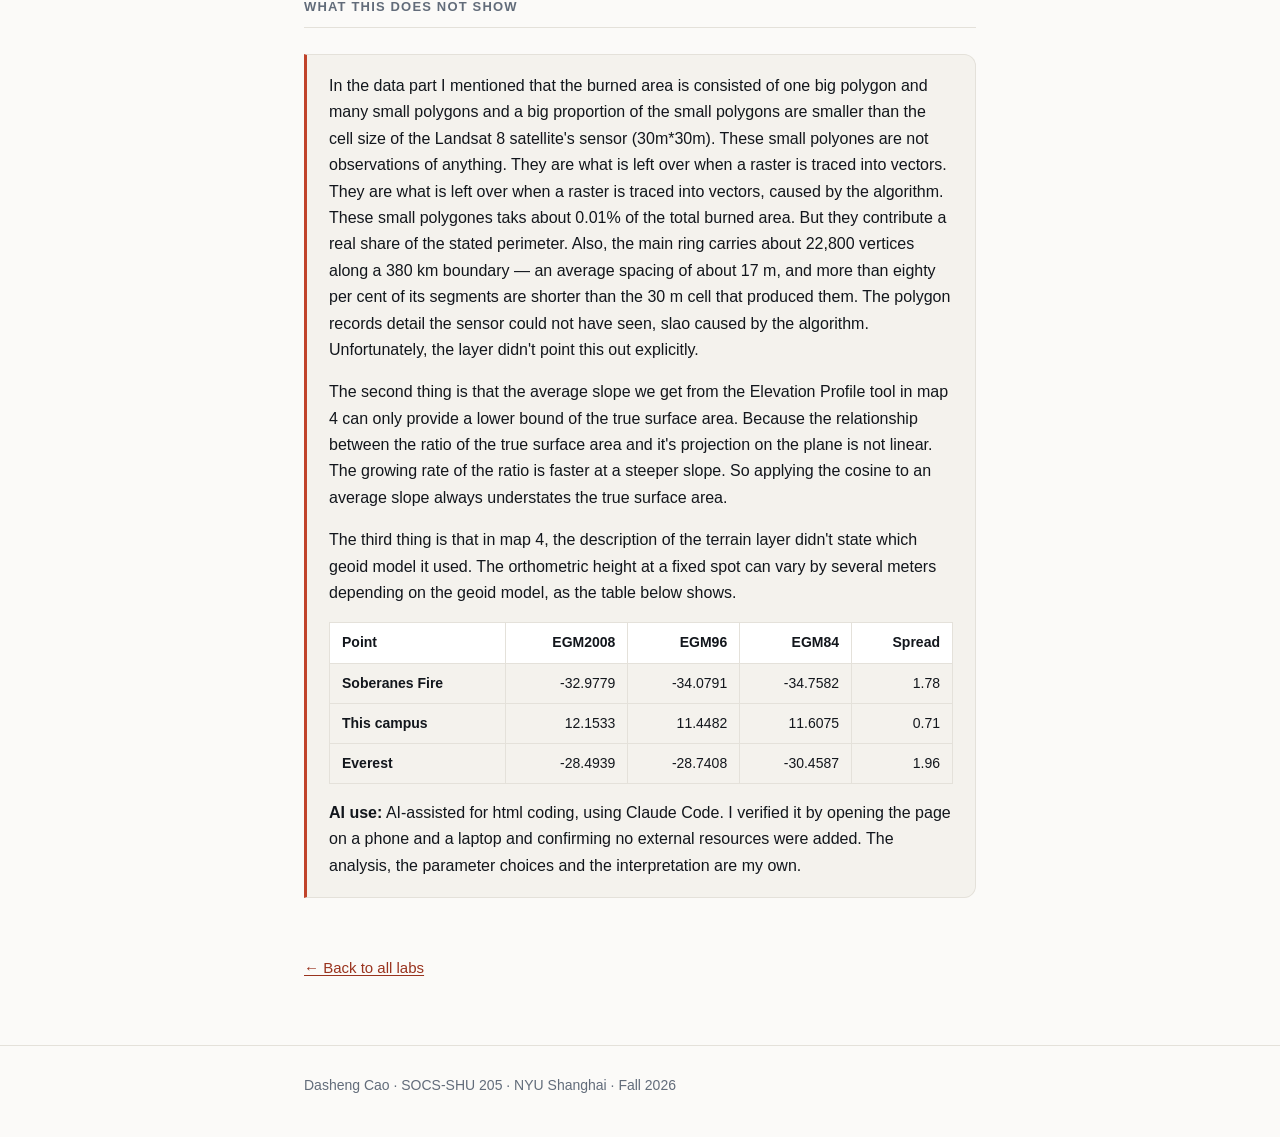
<file: labs/lab-03.html>
<!DOCTYPE html>
<html lang="en">
<head>
<meta charset="utf-8">
<meta name="viewport" content="width=device-width, initial-scale=1">
<title>Lab 03 · Dasheng Cao</title>

<!-- Note the ../ — this page is inside the labs folder, so it has to
     look one level up to find the stylesheet. -->
<link rel="stylesheet" href="../style.css">
</head>

<body>
<a class="skip" href="#main">Skip to content</a>

<header class="site-head">
  <div class="wrap">
    <a class="brand" href="../index.html">Dasheng Cao</a>
    <nav>
      <a href="../index.html">Home</a>
      <a href="../index.html#labs">Labs</a>
    </nav>
  </div>
</header>

<main id="main">
<article class="entry">
  <div class="wrap wrap-narrow">

    <p class="kicker">Lab 03 · October 2026</p>

    <!-- EDIT THIS: a title that says what you found, not what you did.
         "Where the metro does not go" beats "Lab 1 report". -->
    <h1>Land Burned in the 2016 Soberanes Fire</h1>

    <!-- ============================================================
         The six parts. Every entry in this course has all six.
         Do not delete a heading — if a section is thin, that is
         information too.
         ============================================================ -->

    <h2>The question</h2>
    <p>
      How much land was burned in the 2016 Soberanes Fire?
    </p>

    <h2>The data</h2>
    <p>
      The first dataset is a layer in ArcGIS Online called "Soberanes_Perimeter". It archived the burned area in the 2016 Soberanes Fire and was published in 2017 as a public teaching layer by Esri. It's important to note that the coordinate system of this layer is WGS 84 / Pseudo-Mercator (ESPG:3857) and it is only stated in the layer's service definition instead of the Mapviewer. Also, the burned area is actually consisted of one big polygon and a great number of small polygons. There are 690 polygons in total when the layer is displayed in WGS 84 and 686 polygons are smaller than the cell area (900 m²) that a single pixel of the Landsat satellite's sensor corresponds to.
    </p>
    <p>
      The second dataset I use is the satellite imagery of the wildfire area captured by the Landsat 8 satellite. The two images I used were captured on June,20 2016 and Oct,26 2016, both rendered in Short-wave infrared (SWIR).
    </p>
    <p>
      The third dataset, which is the terrain data, comes from the layer named "Terrain3D" published by Esri. Heights in this layer are orthometric (in meters) and are based on multiple sources.
    </p>

    <h2>The method</h2>
    <p>
      I measured the Soberanes Fire perimeter in three frames. 
      First, I used the Arcade expression below to calculate the polygon's planar area in the source coordinate system (EPSG:3857, Web Mercator) and its geodetic area on the WGS 84 ellipsoid:
      </p>
    <pre><code>var planar = Area($feature, 'square-kilometers');
var globe = AreaGeodetic($feature, 'square-kilometers');
var acres = AreaGeodetic($feature, 'acres');

return 'planar    ' + Round(planar, 3) + ' km2'
  + TextFormatting.NewLine
  +    'geodetic ' + Round(globe, 3) + ' km2'
  + TextFormatting.NewLine
  +    'geodetic ' + Round(acres, 0) + ' acres'
  + TextFormatting.NewLine
  +    'ratio    ' + Round(planar / globe, 4);</code></pre>
    <p>
      The planar area was measured in Web Mercator, while the geodetic area and the hand-traced measurement were measured on the WGS 84 ellipsoid.
      I used the Elevation Profile tool in Scene Viewer to obtain average slopes across two parts of the burn and calculated the corresponding surface-area factors as 1/cos(slope). 
      I used these factors with the geodetic area to obtain a lower-bound estimate of the ground surface area.
    </p>
    <p>
      For the height conversion, I used the geoid separation values from the EGM2008 and applied h=H+N to convert ellipsoidal height to orthometric height.
    </p>

    <!-- ============================================================
         YOUR MAP
         Two options:

         1. An image. Export a PNG from ArcGIS or QGIS, put it in this
            labs folder, and change the src below to your filename
            (for example src="map-01.png").

         2. A live web map. Publish it in ArcGIS Online, choose Share,
            then Embed, and paste the src URL into the <iframe> line.

         Delete whichever one you are not using.
         ============================================================ -->
    

    <figure>
      <img src="lab-03_map1.png" alt="Describe what the map shows, for someone who cannot see it.">
      <!--
      <iframe src="PASTE-YOUR-ARCGIS-EMBED-URL-HERE"
              title="Describe your map" loading="lazy"></iframe>
      -->
      <figcaption>
        Map 1. The comparison of the pre-fire scene (left) and the post-fire scene (right) of the 2016 Soberanes Fire burned area under the Short-wave infrared (SWIR) rendering.
      </figcaption>
    </figure>

    <figure>
      <img src="lab-03_map2.png" alt="Describe what the map shows, for someone who cannot see it.">
      <!--
      <iframe src="PASTE-YOUR-ARCGIS-EMBED-URL-HERE"
              title="Describe your map" loading="lazy"></iframe>
      -->
      <figcaption>
        Map 2. Map 2 shows a section of the post-fire scene where a burn edge runs along a ridge. You can see that the image is consisted of small individual cells.
      </figcaption>
    </figure>

    <figure>
      <img src="lab-03_map3.png" alt="Describe what the map shows, for someone who cannot see it.">
      <!--
      <iframe src="PASTE-YOUR-ARCGIS-EMBED-URL-HERE"
              title="Describe your map" loading="lazy"></iframe>
      -->
      <figcaption>
        Map 3. Map 3 shows the same area as map 2 but the burned area boundary is shown by the "Soberanes_Perimeter" layer. The burned boundary here is the black line on the map. The layer is dispayed with WGS 84 / web Mercator (ESPG:3857) projection.
      </figcaption>
    </figure>

    <figure>
      <img src="lab-03_map4.png" alt="Describe what the map shows, for someone who cannot see it.">
      <!--
      <iframe src="PASTE-YOUR-ARCGIS-EMBED-URL-HERE"
              title="Describe your map" loading="lazy"></iframe>
      -->
      <figcaption>
        Map 4. Map 4 shows the layer "Soberanes_Perimeter" (the burned area) on top of a 3D ground layer called "Terrain3D". Terrain 3D provides global elevation data as orthometric heights in meters. 
      </figcaption>
    </figure>

    <h2>What I found</h2>
    
    <p>
      Areas measured geodetically on the WGS 84 ellipsoid.

      Source geometry stored in EPSG:3857 (Web Mercator);

      planar areas in that frame are inflated by sec^2(phi)

      and are reported here only for comparison.
    </p>

    <p>The burned area I got from different frams:</p>
    <table>
      <thead>
        <tr>
          <th scope="col">Frame</th>
          <th scope="col" class="num">Area (km²)</th>
          <th scope="col">How you got it</th>
        </tr>
      </thead>
      <tbody>
        <tr>
          <th scope="row">Web Mercator, planar</th>
          <td class="num">824.323</td>
          <td>Shape__Area, and Area()</td>
        </tr>
        <tr>
          <th scope="row">WGS 84 ellipsoid, geodetic</th>
          <td class="num">534.114</td>
          <td>AreaGeodetic()</td>
        </tr>
        <tr>
          <th scope="row">Your hand-traced polygon</th>
          <td class="num">500.98</td>
          <td>Measurement tool</td>
        </tr>
        <tr>
          <th scope="row">The published incident figure</th>
          <td class="num">534.699</td>
          <td>132,127 acres, converted by you</td>
        </tr>
        <tr>
          <th scope="row">UTM zone 10N, planar</th>
          <td class="num">533.929</td>
          <td>given, computed for you</td>
        </tr>
        <tr>
          <th scope="row">California Albers, planar</th>
          <td class="num">534.182</td>
          <td>given, computed for you</td>
        </tr>
      </tbody>
    </table>

    <p>Mercator holds angles right by stretching east-west distance until the shrinking circles of latitude are drawn as wide as the equator. So we can actually compute the areal inflation at different latitudes by sec(latitude)²-1:</p>
    <table>
      <thead>
        <tr>
          <th scope="col">Place</th>
          <th scope="col" class="num">Latitude</th>
          <th scope="col" class="num">Web Mercator areal inflation</th>
        </tr>
      </thead>
      <tbody>
        <tr>
          <th scope="row">Equator</th>
          <td class="num">0.000°</td>
          <td class="num">0.00%</td>
        </tr>
        <tr>
          <th scope="row">Gibson Desert, Western Australia</th>
          <td class="num">-23.285°</td>
          <td class="num">18.52%</td>
        </tr>
        <tr>
          <th scope="row">This campus, Pudong</th>
          <td class="num">31.162°</td>
          <td class="num">36.57%</td>
        </tr>
        <tr>
          <th scope="row">Madeira, Portugal</th>
          <td class="num">32.750°</td>
          <td class="num">41.37%</td>
        </tr>
        <tr>
          <th scope="row">Soberanes Fire, California</th>
          <td class="num">36.326°</td>
          <td class="num">54.06%</td>
        </tr>
        <tr>
          <th scope="row">Fairbanks, Alaska</th>
          <td class="num">64.840°</td>
          <td class="num">453.25%</td>
        </tr>
      </tbody>
    </table>

    <p>The data from the satellite sensors is grided and the vector boundary drawn from gridded data cannot be located more precisely than one cell. So the area inside it carries an uncertainty band roughly equal to the perimeter multiplied by the cell size. This table shows the uncertain band size and its share under different sensor cell sizes.</p>
    <table>
      <thead>
        <tr>
          <th scope="col">Sensor</th>
          <th scope="col">Cell size</th>
          <th scope="col" class="num">Band (km²)</th>
          <th scope="col" class="num">As a share of the area</th>
        </tr>
      </thead>
      <tbody>
        <tr>
          <th scope="row">Sentinel-2</th>
          <td>10 m</td>
          <td class="num">4.42</td>
          <td class="num">0.83%</td>
        </tr>
        <tr>
          <th scope="row">Landsat 8-9</th>
          <td>30 m</td>
          <td class="num">13.26</td>
          <td class="num">2.48%</td>
        </tr>
        <tr>
          <th scope="row">MODIS</th>
          <td>250 m</td>
          <td class="num">110.49</td>
          <td class="num">20.68%</td>
        </tr>
        <tr>
          <th scope="row">A coarse global product</th>
          <td>500 m</td>
          <td class="num">220.98</td>
          <td class="num">41.37%</td>
        </tr>
      </tbody>
    </table>

    <p>In table 1 we got many area sizes from the same burned area under different frames. 
      If I could choose one to publish, I will choose the geodetic area we get from WGS 84 ellipsoid, which is 534.114 km². 
      This is the most accurate number compared to the others in the table. 
      The AreaGeodetic() method compute the layer's area on the WGS 84 ellipsoid, while the Area() method computes the area on a 2D plane, which is the web Mercator projection. 
      So the planner area is inevitablely affected by web Mercator's distortion. 
      From table 2 we know that the areal inflation at the latitude where the fire took place is about 54.06%. 
      Computing the area on the WGS 84 ellipsoid avoids this distortion but it's still not perfect. 
      Different from the ellipsoid's smooth surface, the Earth's surface is irregular, it has bumps like mountains and ranges. 
      The burned area here is the same case. 
      The fire occoured in the Santa Lucia Range, as map 4 shows. 
      So if we consider these rolling terrain, the surface area would be even larger.</p>

    <h2>What this does not show</h2>
    <div class="limits">
      <p>
        In the data part I mentioned that the burned area is consisted of one big polygon and many small polygons and a big proportion of the small polygons are smaller than the cell size of the Landsat 8 satellite's sensor (30m*30m). These small polyones are not observations of anything.
        They are what is left over when a raster is traced into vectors. They are what is left over when a raster is traced into vectors, caused by the algorithm. 
        These small polygones taks about 0.01% of the total burned area. But they contribute a real share of the stated perimeter.
        Also, the main ring carries about 22,800 vertices along a 380 km boundary — an average spacing of about 17 m, and more than eighty per cent of its segments are shorter than the 30 m cell that produced them. The polygon records detail the sensor could not have seen, slao caused by the algorithm.
        Unfortunately, the layer didn't point this out explicitly.
        </p>
        <p>
        The second thing is that the average slope we get from the Elevation Profile tool in map 4 can only provide a lower bound of the true surface area. 
        Because the relationship between the ratio of the true surface area and it's projection on the plane is not linear. 
        The growing rate of the ratio is faster at a steeper slope. 
        So applying the cosine to an average slope always understates the true surface area.
        </p>
        <p>
        The third thing is that in map 4, the description of the terrain layer didn't state which geoid model it used. 
        The orthometric height at a fixed spot can vary by several meters depending on the geoid model, as the table below shows.

        </p>

        <div class="table-scroll">
          <table>
            <thead>
              <tr>
                <th scope="col">Point</th>
                <th scope="col" class="num">EGM2008</th>
                <th scope="col" class="num">EGM96</th>
                <th scope="col" class="num">EGM84</th>
                <th scope="col" class="num">Spread</th>
              </tr>
            </thead>
            <tbody>
              <tr>
                <th scope="row">Soberanes Fire</th>
                <td class="num">-32.9779</td>
                <td class="num">-34.0791</td>
                <td class="num">-34.7582</td>
                <td class="num">1.78</td>
              </tr>
              <tr>
                <th scope="row">This campus</th>
                <td class="num">12.1533</td>
                <td class="num">11.4482</td>
                <td class="num">11.6075</td>
                <td class="num">0.71</td>
              </tr>
              <tr>
                <th scope="row">Everest</th>
                <td class="num">-28.4939</td>
                <td class="num">-28.7408</td>
                <td class="num">-30.4587</td>
                <td class="num">1.96</td>
              </tr>
            </tbody>
          </table>
        </div>

        <p>
        <strong>AI use:</strong> AI-assisted for html coding, using Claude Code.
        I verified it by opening the page on a phone and a laptop and confirming no external resources were added. The analysis, the parameter choices and the interpretation are my own.
      </p>
    </div>

    <a class="back" href="../index.html#labs">← Back to all labs</a>

  </div>
</article>
</main>

<footer class="site-foot">
  <div class="wrap wrap-narrow">
    <p>Dasheng Cao · SOCS-SHU 205 · NYU Shanghai · Fall 2026</p>
  </div>
</footer>

</body>
</html>
</file>
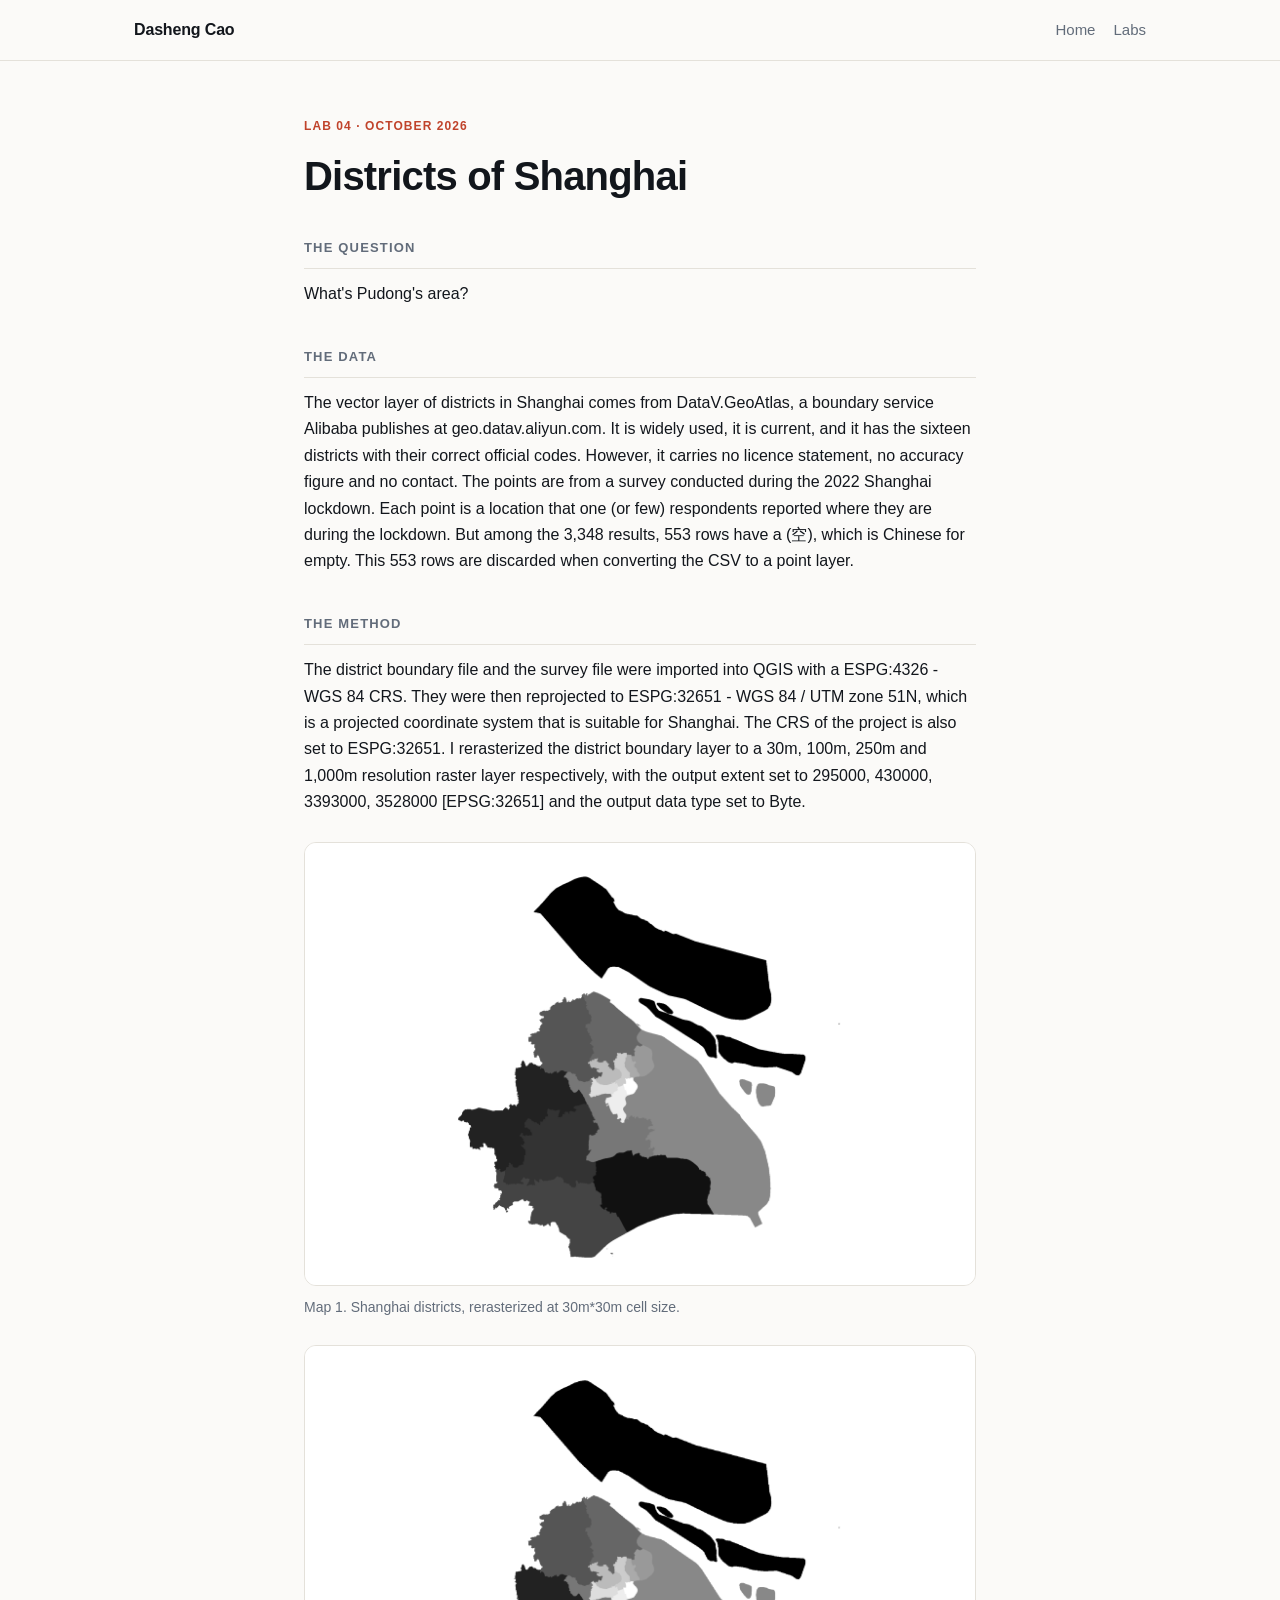
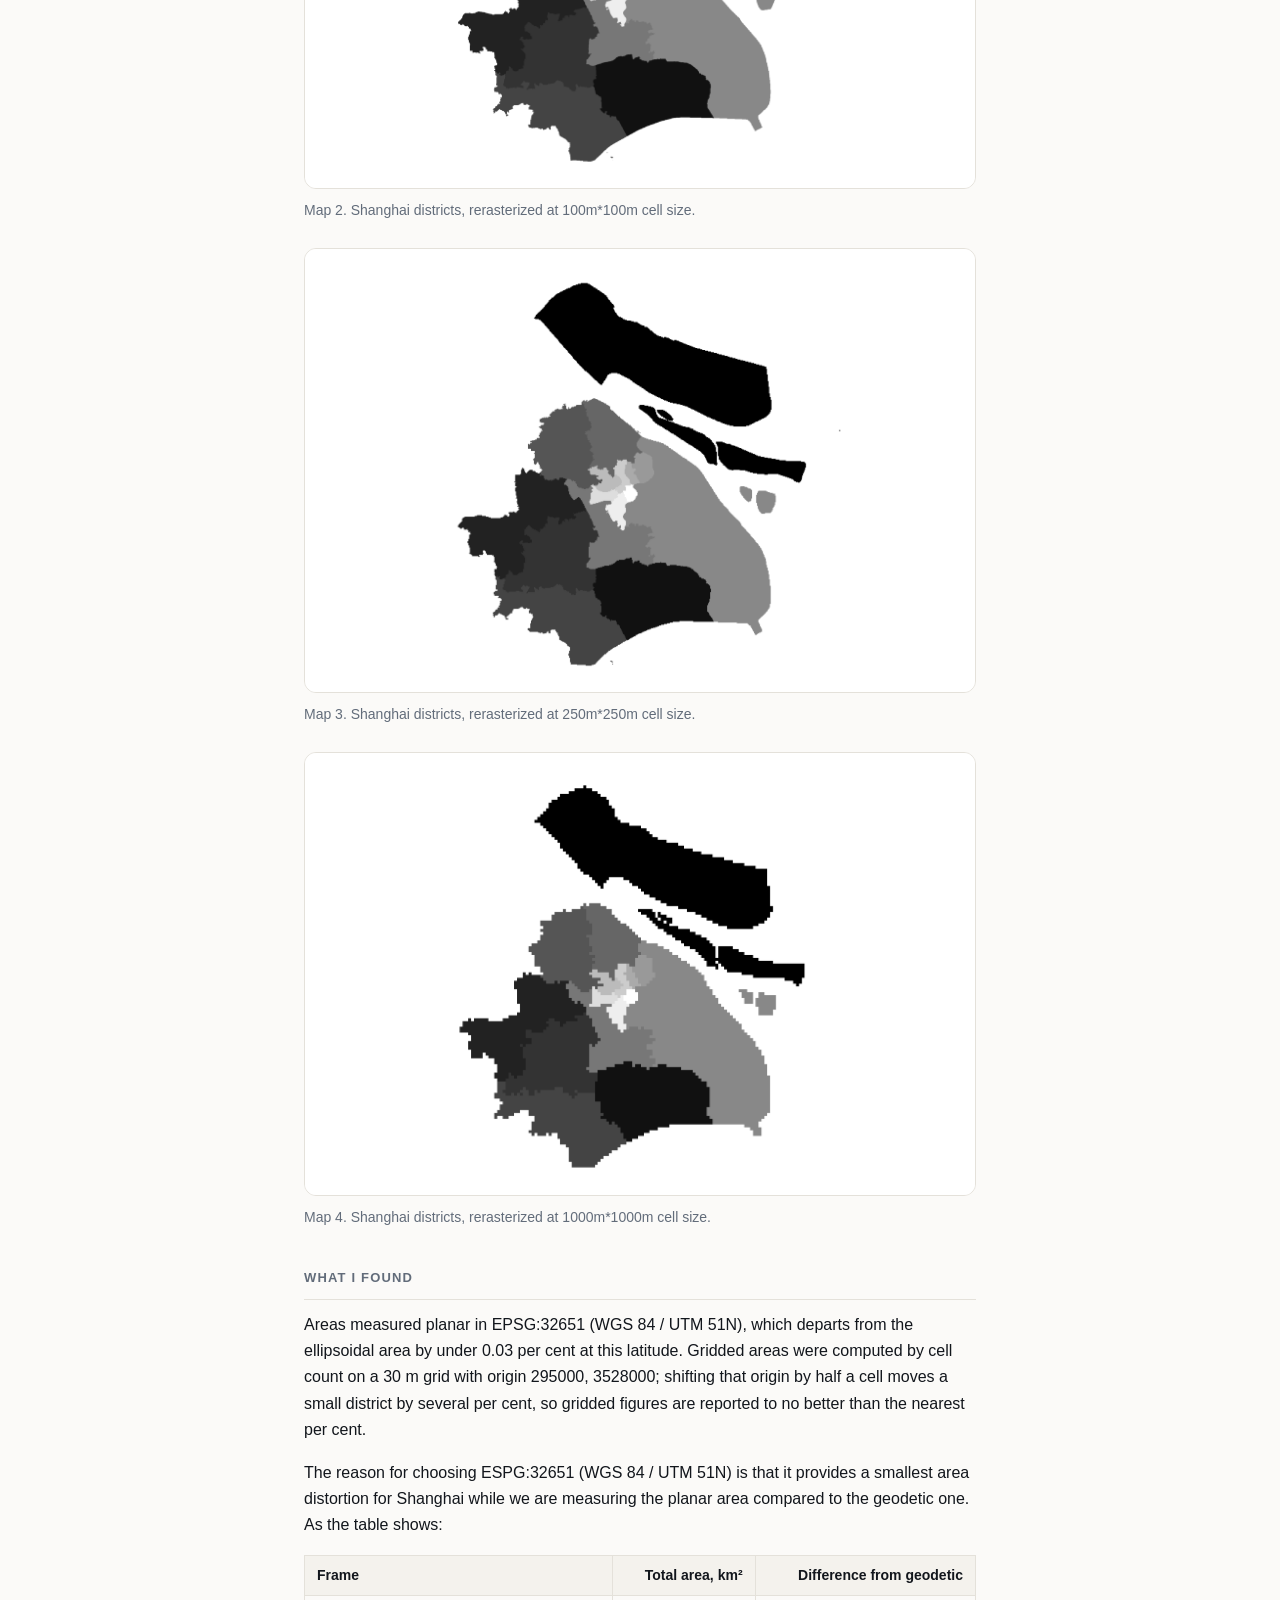
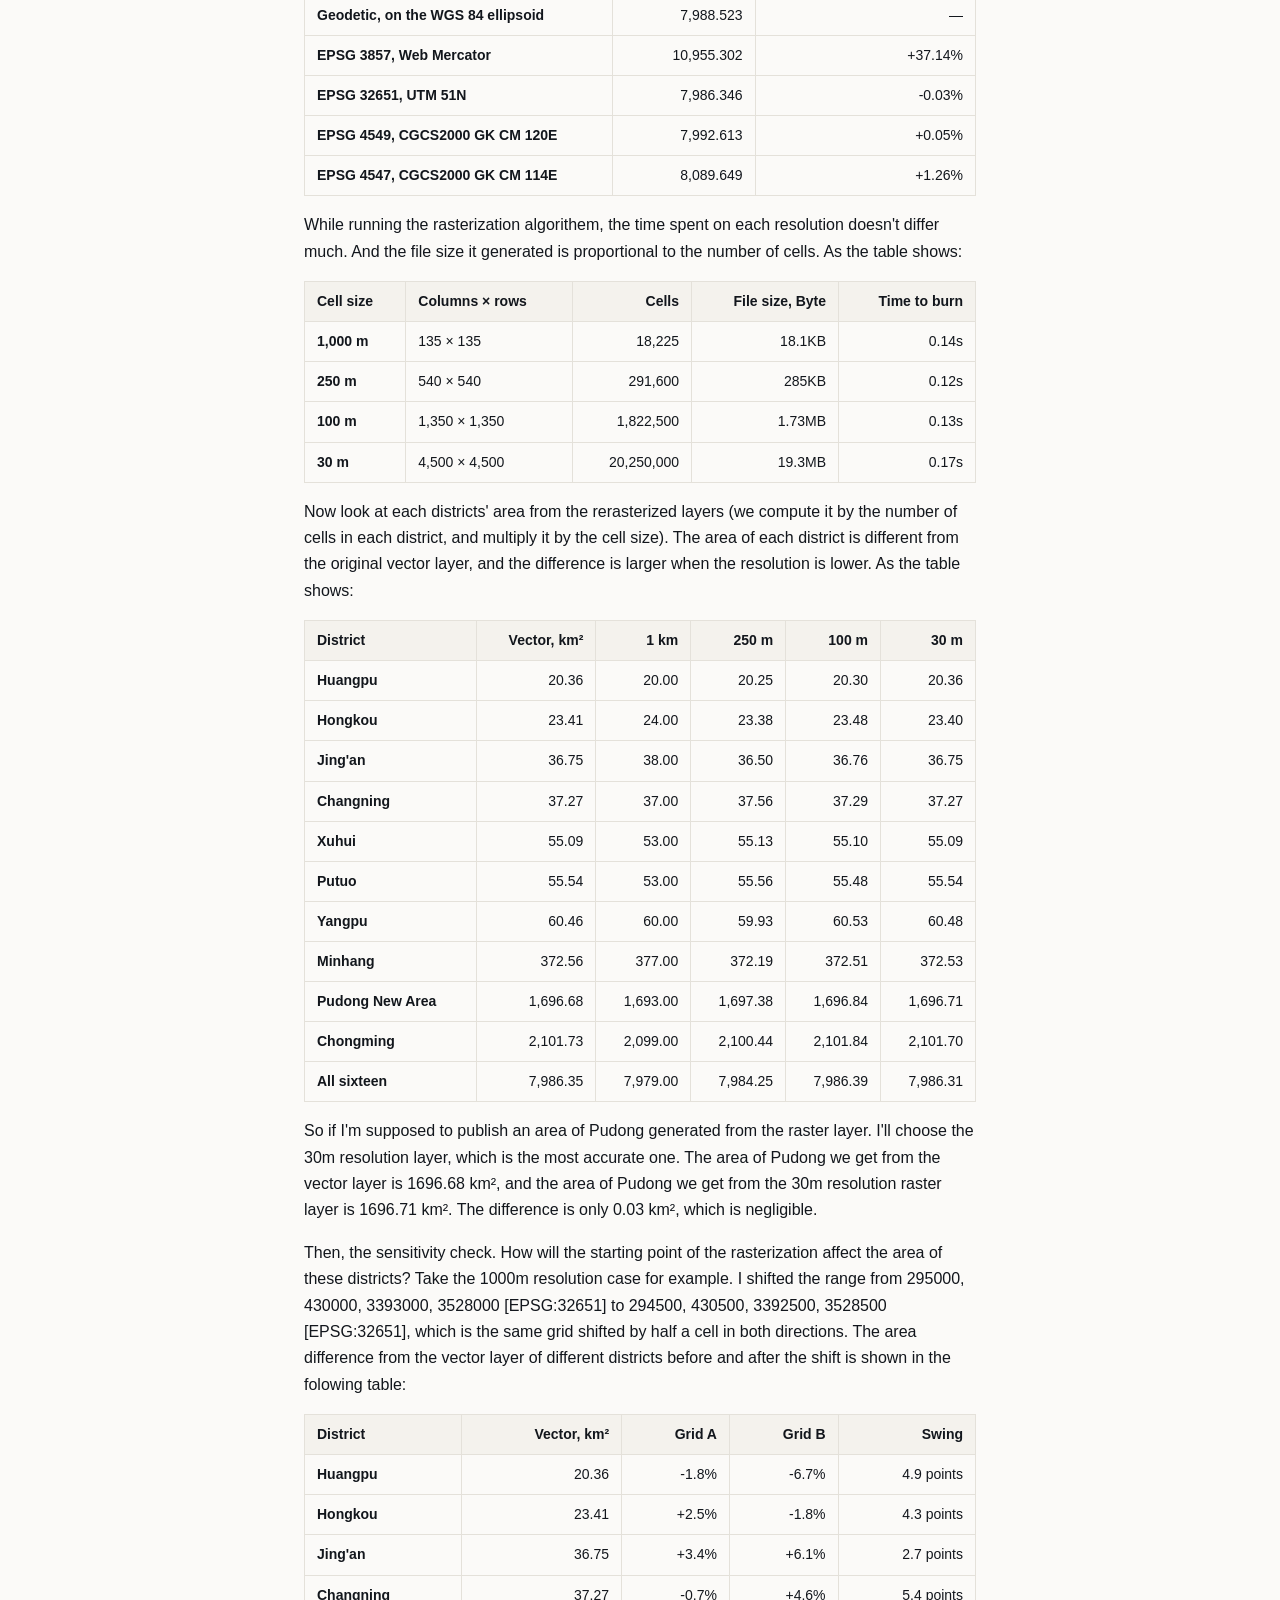
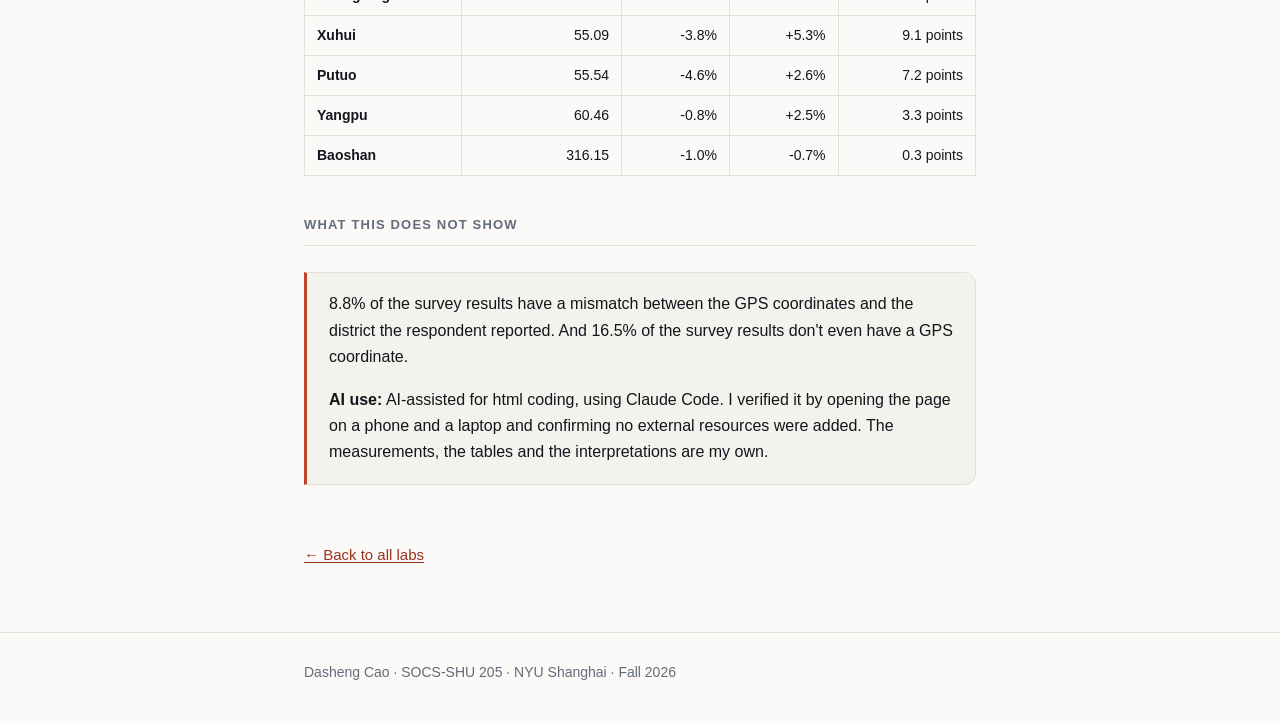
<file: labs/lab-04.html>
<!DOCTYPE html>
<html lang="en">
<head>
<meta charset="utf-8">
<meta name="viewport" content="width=device-width, initial-scale=1">
<title>Lab 04 · Dasheng Cao</title>

<!-- Note the ../ — this page is inside the labs folder, so it has to
     look one level up to find the stylesheet. -->
<link rel="stylesheet" href="../style.css">
</head>

<body>
<a class="skip" href="#main">Skip to content</a>

<header class="site-head">
  <div class="wrap">
    <a class="brand" href="../index.html">Dasheng Cao</a>
    <nav>
      <a href="../index.html">Home</a>
      <a href="../index.html#labs">Labs</a>
    </nav>
  </div>
</header>

<main id="main">
<article class="entry">
  <div class="wrap wrap-narrow">

    <p class="kicker">Lab 04 · October 2026</p>

    <!-- EDIT THIS: a title that says what you found, not what you did.
         "Where the metro does not go" beats "Lab 1 report". -->
    <h1>Districts of Shanghai</h1>

    <!-- ============================================================
         The six parts. Every entry in this course has all six.
         Do not delete a heading — if a section is thin, that is
         information too.
         ============================================================ -->

    <h2>The question</h2>
    <p>
      What's Pudong's area?
    </p>

    <h2>The data</h2>
    <p>
      The vector layer of districts in Shanghai comes from DataV.GeoAtlas, 
      a boundary service Alibaba publishes at geo.datav.aliyun.com. 
      It is widely used, it is current, and it has the sixteen districts with their correct official codes.
      However, it carries no licence statement, no accuracy figure and no contact.
      
      The points are from a survey conducted during the 2022 Shanghai lockdown. 
      Each point is a location that one (or few) respondents reported where they are during the lockdown. 
      But among the 3,348 results, 553 rows have a (空), which is Chinese for empty.
      This 553 rows are discarded when converting the CSV to a point layer.
    </p>

    <h2>The method</h2>
    <p>
      The district boundary file and the survey file were imported into QGIS with a ESPG:4326 - WGS 84 CRS. 
      They were then reprojected to ESPG:32651 - WGS 84 / UTM zone 51N, which is a projected coordinate system that is suitable for Shanghai.
      The CRS of the project is also set to ESPG:32651.

      I rerasterized the district boundary layer to a 30m, 100m, 250m and 1,000m resolution raster layer respectively, 
      with the output extent set to 295000, 430000, 3393000, 3528000 [EPSG:32651] 
      and the output data type set to Byte.

    </p>

    <!-- ============================================================
         YOUR MAP
         Two options:

         1. An image. Export a PNG from ArcGIS or QGIS, put it in this
            labs folder, and change the src below to your filename
            (for example src="map-01.png").

         2. A live web map. Publish it in ArcGIS Online, choose Share,
            then Embed, and paste the src URL into the <iframe> line.

         Delete whichever one you are not using.
         ============================================================ -->
    <figure>
      <img src="lab-04_30m.png" alt="Describe what the map shows, for someone who cannot see it.">
      <!--
      <iframe src="PASTE-YOUR-ARCGIS-EMBED-URL-HERE"
              title="Describe your map" loading="lazy"></iframe>
      -->
      <figcaption>
        Map 1. Shanghai districts, rerasterized at 30m*30m cell size.
      </figcaption>
    </figure>

    <figure>
      <img src="lab-04_100m.png" alt="Describe what the map shows, for someone who cannot see it.">
      <!--
      <iframe src="PASTE-YOUR-ARCGIS-EMBED-URL-HERE"
              title="Describe your map" loading="lazy"></iframe>
      -->
      <figcaption>
        Map 2. Shanghai districts, rerasterized at 100m*100m cell size.
      </figcaption>
    </figure>

    <figure>
      <img src="lab-04_250m.png" alt="Describe what the map shows, for someone who cannot see it.">
      <!--
      <iframe src="PASTE-YOUR-ARCGIS-EMBED-URL-HERE"
              title="Describe your map" loading="lazy"></iframe>
      -->
      <figcaption>
        Map 3. Shanghai districts, rerasterized at 250m*250m cell size.
      </figcaption>
    </figure>

    <figure>
      <img src="lab-04_1000m.png" alt="Describe what the map shows, for someone who cannot see it.">
      <!--
      <iframe src="PASTE-YOUR-ARCGIS-EMBED-URL-HERE"
              title="Describe your map" loading="lazy"></iframe>
      -->
      <figcaption>
        Map 4. Shanghai districts, rerasterized at 1000m*1000m cell size.
      </figcaption>
    </figure>

    <h2>What I found</h2>
    <p>
      Areas measured planar in EPSG:32651 (WGS 84 / UTM 51N),
      which departs from the ellipsoidal area by under 0.03 per cent
      at this latitude. Gridded areas were computed by cell count
      on a 30 m grid with origin 295000, 3528000; shifting that
      origin by half a cell moves a small district by several
      per cent, so gridded figures are reported to no better
      than the nearest per cent.
      </p>
      <p>
      The reason for choosing ESPG:32651 (WGS 84 / UTM 51N) is that it provides a smallest area distortion for Shanghai while we are measuring the planar area compared to the geodetic one. As the table shows:</p>
      <table>
        <thead>
          <tr>
            <th scope="col">Frame</th>
            <th scope="col" class="num">Total area, km²</th>
            <th scope="col" class="num">Difference from geodetic</th>
          </tr>
        </thead>
        <tbody>
          <tr>
            <th scope="row">Geodetic, on the WGS 84 ellipsoid</th>
            <td class="num">7,988.523</td>
            <td class="num">—</td>
          </tr>
          <tr>
            <th scope="row">EPSG 3857, Web Mercator</th>
            <td class="num">10,955.302</td>
            <td class="num">+37.14%</td>
          </tr>
          <tr>
            <th scope="row">EPSG 32651, UTM 51N</th>
            <td class="num">7,986.346</td>
            <td class="num">-0.03%</td>
          </tr>
          <tr>
            <th scope="row">EPSG 4549, CGCS2000 GK CM 120E</th>
            <td class="num">7,992.613</td>
            <td class="num">+0.05%</td>
          </tr>
          <tr>
            <th scope="row">EPSG 4547, CGCS2000 GK CM 114E</th>
            <td class="num">8,089.649</td>
            <td class="num">+1.26%</td>
          </tr>
        </tbody>
      </table>
      <p>
      While running the rasterization algorithem, the time spent on each resolution doesn't differ much. And the file size it generated is proportional to the number of cells. As the table shows:</p>
      <div class="table-scroll">
        <table>
          <thead>
            <tr>
              <th scope="col">Cell size</th>
              <th scope="col">Columns × rows</th>
              <th scope="col" class="num">Cells</th>
              <th scope="col" class="num">File size, Byte</th>
              <th scope="col" class="num">Time to burn</th>
            </tr>
          </thead>
          <tbody>
            <tr>
              <th scope="row">1,000 m</th>
              <td>135 × 135</td>
              <td class="num">18,225</td>
              <td class="num">18.1KB</td>
              <td class="num">0.14s</td>
            </tr>
            <tr>
              <th scope="row">250 m</th>
              <td>540 × 540</td>
              <td class="num">291,600</td>
              <td class="num">285KB</td>
              <td class="num">0.12s</td>
            </tr>
            <tr>
              <th scope="row">100 m</th>
              <td>1,350 × 1,350</td>
              <td class="num">1,822,500</td>
              <td class="num">1.73MB</td>
              <td class="num">0.13s</td>
            </tr>
            <tr>
              <th scope="row">30 m</th>
              <td>4,500 × 4,500</td>
              <td class="num">20,250,000</td>
              <td class="num">19.3MB</td>
              <td class="num">0.17s</td>
            </tr>
          </tbody>
        </table>
      </div>
      <p>
      Now look at each districts' area from the rerasterized layers (we compute it by the number of cells in each district, and multiply it by the cell size). 
      The area of each district is different from the original vector layer, and the difference is larger when the resolution is lower. As the table shows:</p>
      <div class="table-scroll">
        <table>
          <thead>
            <tr>
              <th scope="col">District</th>
              <th scope="col" class="num">Vector, km²</th>
              <th scope="col" class="num">1 km</th>
              <th scope="col" class="num">250 m</th>
              <th scope="col" class="num">100 m</th>
              <th scope="col" class="num">30 m</th>
            </tr>
          </thead>
          <tbody>
            <tr>
              <th scope="row">Huangpu</th>
              <td class="num">20.36</td>
              <td class="num">20.00</td>
              <td class="num">20.25</td>
              <td class="num">20.30</td>
              <td class="num">20.36</td>
            </tr>
            <tr>
              <th scope="row">Hongkou</th>
              <td class="num">23.41</td>
              <td class="num">24.00</td>
              <td class="num">23.38</td>
              <td class="num">23.48</td>
              <td class="num">23.40</td>
            </tr>
            <tr>
              <th scope="row">Jing'an</th>
              <td class="num">36.75</td>
              <td class="num">38.00</td>
              <td class="num">36.50</td>
              <td class="num">36.76</td>
              <td class="num">36.75</td>
            </tr>
            <tr>
              <th scope="row">Changning</th>
              <td class="num">37.27</td>
              <td class="num">37.00</td>
              <td class="num">37.56</td>
              <td class="num">37.29</td>
              <td class="num">37.27</td>
            </tr>
            <tr>
              <th scope="row">Xuhui</th>
              <td class="num">55.09</td>
              <td class="num">53.00</td>
              <td class="num">55.13</td>
              <td class="num">55.10</td>
              <td class="num">55.09</td>
            </tr>
            <tr>
              <th scope="row">Putuo</th>
              <td class="num">55.54</td>
              <td class="num">53.00</td>
              <td class="num">55.56</td>
              <td class="num">55.48</td>
              <td class="num">55.54</td>
            </tr>
            <tr>
              <th scope="row">Yangpu</th>
              <td class="num">60.46</td>
              <td class="num">60.00</td>
              <td class="num">59.93</td>
              <td class="num">60.53</td>
              <td class="num">60.48</td>
            </tr>
            <tr>
              <th scope="row">Minhang</th>
              <td class="num">372.56</td>
              <td class="num">377.00</td>
              <td class="num">372.19</td>
              <td class="num">372.51</td>
              <td class="num">372.53</td>
            </tr>
            <tr>
              <th scope="row">Pudong New Area</th>
              <td class="num">1,696.68</td>
              <td class="num">1,693.00</td>
              <td class="num">1,697.38</td>
              <td class="num">1,696.84</td>
              <td class="num">1,696.71</td>
            </tr>
            <tr>
              <th scope="row">Chongming</th>
              <td class="num">2,101.73</td>
              <td class="num">2,099.00</td>
              <td class="num">2,100.44</td>
              <td class="num">2,101.84</td>
              <td class="num">2,101.70</td>
            </tr>
            <tr>
              <th scope="row">All sixteen</th>
              <td class="num">7,986.35</td>
              <td class="num">7,979.00</td>
              <td class="num">7,984.25</td>
              <td class="num">7,986.39</td>
              <td class="num">7,986.31</td>
            </tr>
          </tbody>
        </table>
      </div>
      <p>
      So if I'm supposed to publish an area of Pudong generated from the raster layer. I'll choose the 30m resolution layer, which is the most accurate one. The area of Pudong we get from the vector layer is 1696.68 km², and the area of Pudong we get from the 30m resolution raster layer is 1696.71 km². The difference is only 0.03 km², which is negligible.
      </p>
      <p>
      Then, the sensitivity check. How will the starting point of the rasterization affect the area of these districts? Take the 1000m resolution case for example. 
      I shifted the range from 295000, 430000, 3393000, 3528000 [EPSG:32651] to 294500, 430500, 3392500, 3528500 [EPSG:32651], which is the same grid shifted by half a cell in both directions. The area difference from the vector layer of different districts before and after the shift is shown in the folowing table:</p>
      <div class="table-scroll">
        <table>
          <thead>
            <tr>
              <th scope="col">District</th>
              <th scope="col" class="num">Vector, km²</th>
              <th scope="col" class="num">Grid A</th>
              <th scope="col" class="num">Grid B</th>
              <th scope="col" class="num">Swing</th>
            </tr>
          </thead>
          <tbody>
            <tr>
              <th scope="row">Huangpu</th>
              <td class="num">20.36</td>
              <td class="num">-1.8%</td>
              <td class="num">-6.7%</td>
              <td class="num">4.9 points</td>
            </tr>
            <tr>
              <th scope="row">Hongkou</th>
              <td class="num">23.41</td>
              <td class="num">+2.5%</td>
              <td class="num">-1.8%</td>
              <td class="num">4.3 points</td>
            </tr>
            <tr>
              <th scope="row">Jing'an</th>
              <td class="num">36.75</td>
              <td class="num">+3.4%</td>
              <td class="num">+6.1%</td>
              <td class="num">2.7 points</td>
            </tr>
            <tr>
              <th scope="row">Changning</th>
              <td class="num">37.27</td>
              <td class="num">-0.7%</td>
              <td class="num">+4.6%</td>
              <td class="num">5.4 points</td>
            </tr>
            <tr>
              <th scope="row">Xuhui</th>
              <td class="num">55.09</td>
              <td class="num">-3.8%</td>
              <td class="num">+5.3%</td>
              <td class="num">9.1 points</td>
            </tr>
            <tr>
              <th scope="row">Putuo</th>
              <td class="num">55.54</td>
              <td class="num">-4.6%</td>
              <td class="num">+2.6%</td>
              <td class="num">7.2 points</td>
            </tr>
            <tr>
              <th scope="row">Yangpu</th>
              <td class="num">60.46</td>
              <td class="num">-0.8%</td>
              <td class="num">+2.5%</td>
              <td class="num">3.3 points</td>
            </tr>
            <tr>
              <th scope="row">Baoshan</th>
              <td class="num">316.15</td>
              <td class="num">-1.0%</td>
              <td class="num">-0.7%</td>
              <td class="num">0.3 points</td>
            </tr>
          </tbody>
        </table>
      </div>

    <h2>What this does not show</h2>
    <div class="limits">
      <p>
        8.8% of the survey results have a mismatch between the GPS coordinates and the district the respondent reported. And 16.5% of the survey results don't even have a GPS coordinate.
      </p>
      <p>
        <strong>AI use:</strong> AI-assisted for html coding, using Claude Code.
        I verified it by opening the page on a phone and a laptop and confirming no external resources were added.
        The measurements, the tables and the interpretations are my own.

      </p>
    </div>

    <a class="back" href="../index.html#labs">← Back to all labs</a>

  </div>
</article>
</main>

<footer class="site-foot">
  <div class="wrap wrap-narrow">
    <p>Dasheng Cao · SOCS-SHU 205 · NYU Shanghai · Fall 2026</p>
  </div>
</footer>

</body>
</html>
</file>
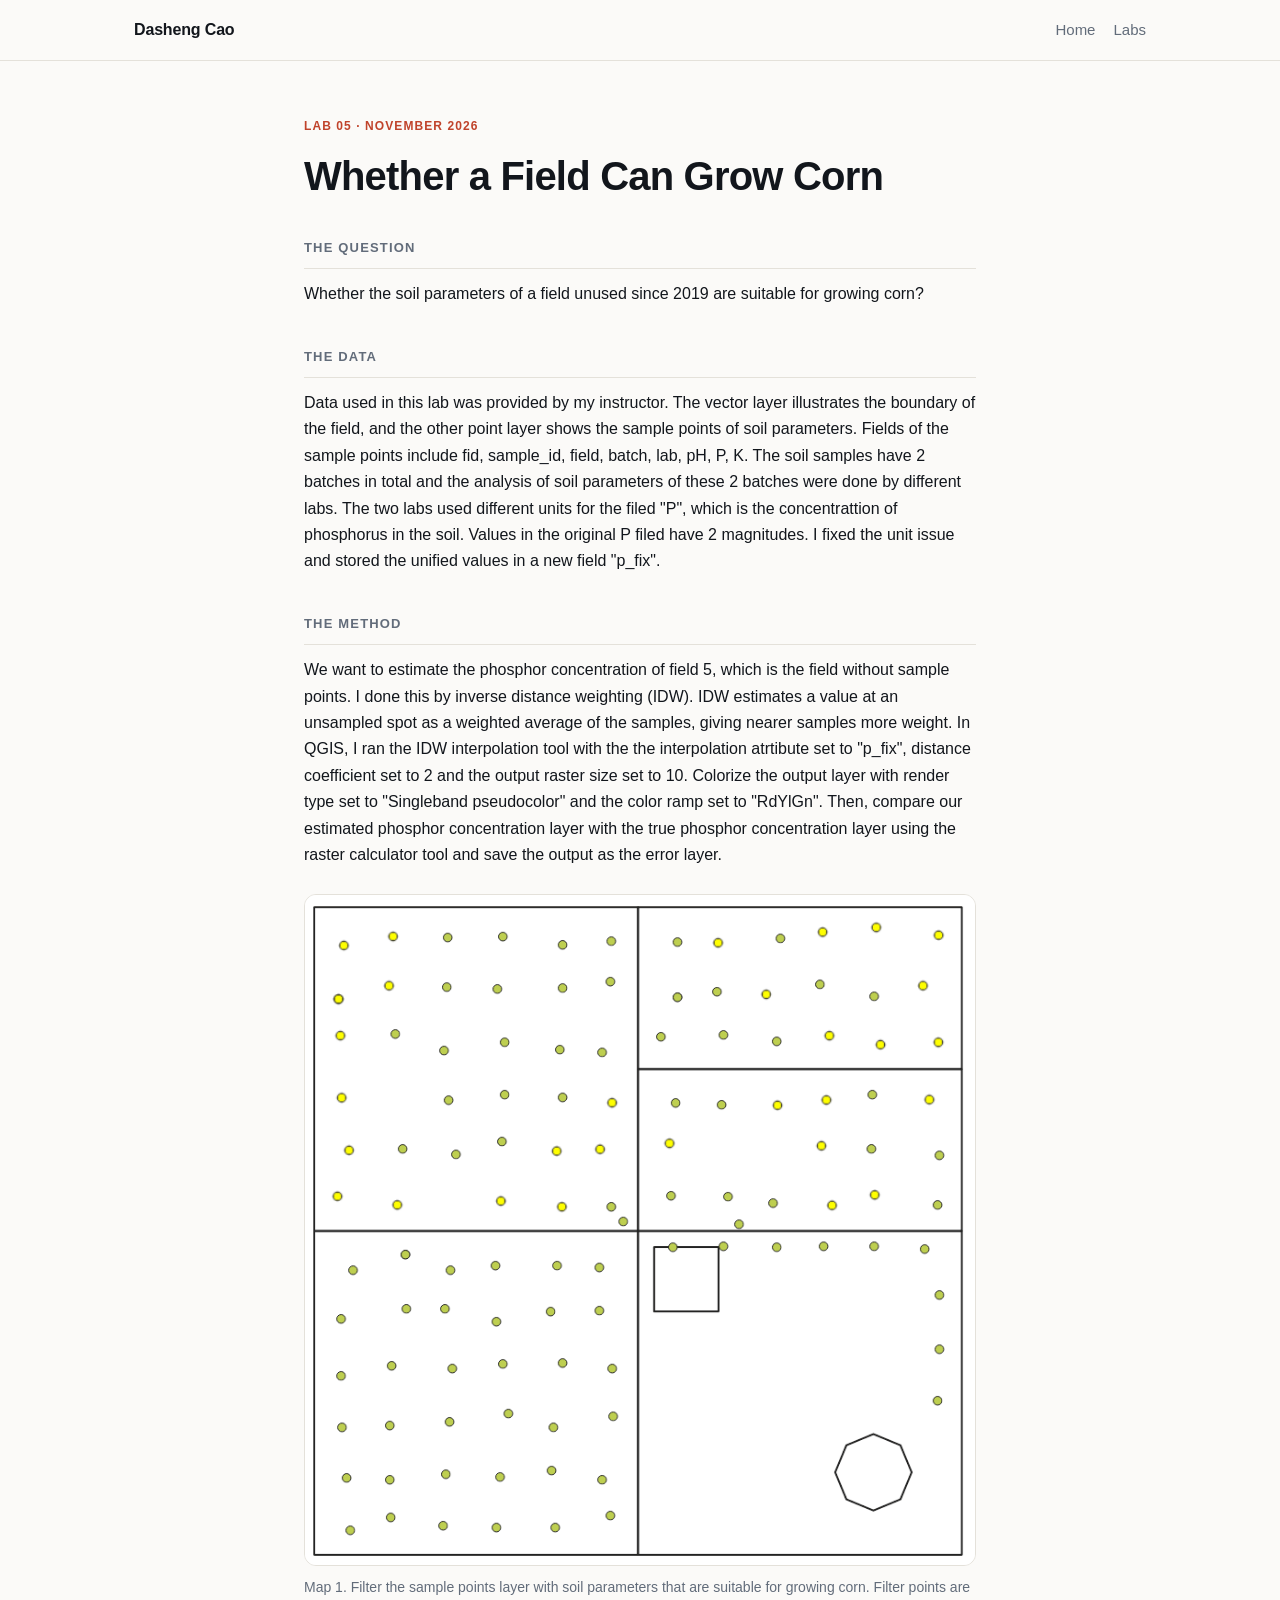
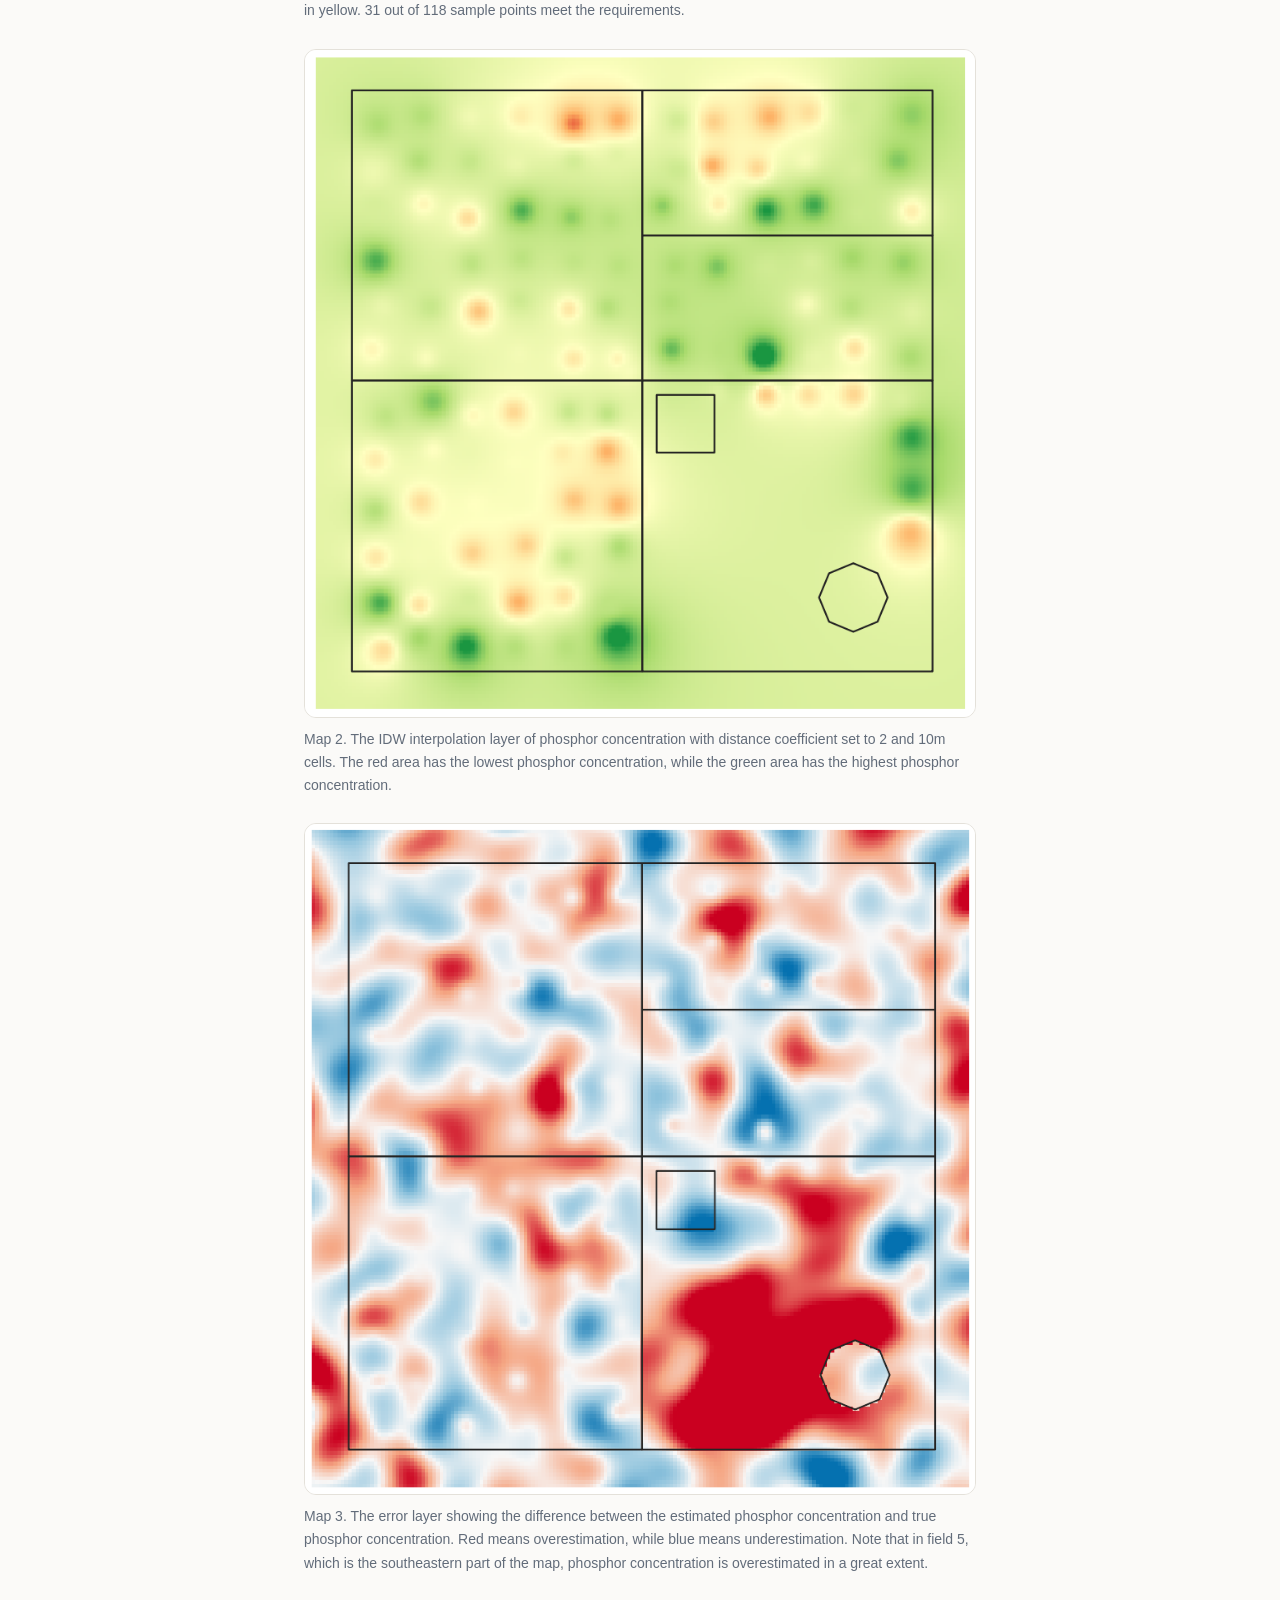
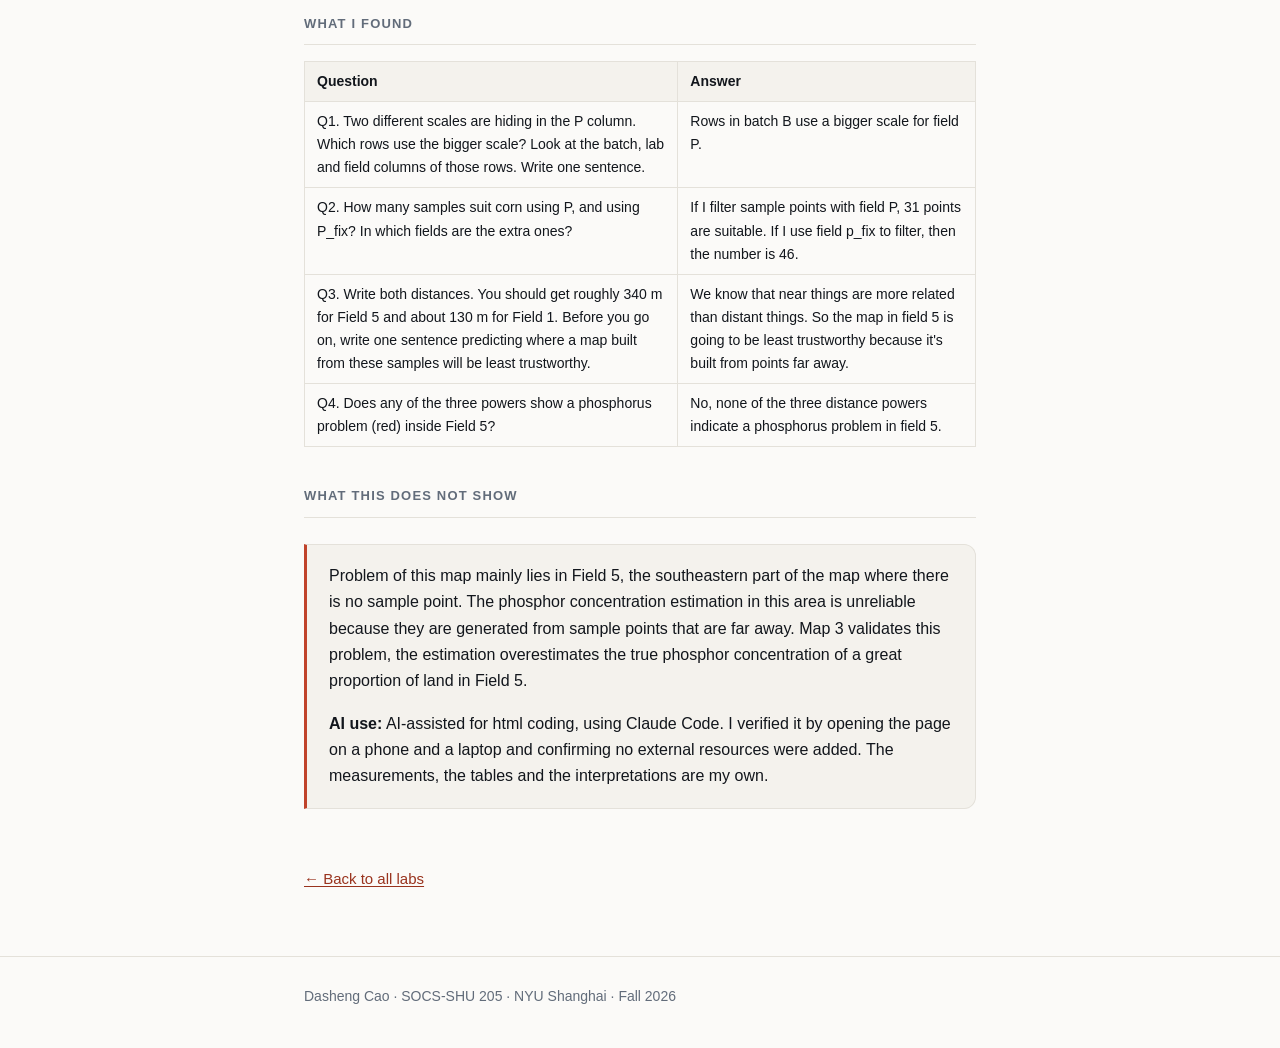
<file: labs/lab-05.html>
<!DOCTYPE html>
<html lang="en">
<head>
<meta charset="utf-8">
<meta name="viewport" content="width=device-width, initial-scale=1">
<title>Lab 05 · Dasheng Cao</title>

<!-- Note the ../ — this page is inside the labs folder, so it has to
     look one level up to find the stylesheet. -->
<link rel="stylesheet" href="../style.css">
</head>

<body>
<a class="skip" href="#main">Skip to content</a>

<header class="site-head">
  <div class="wrap">
    <a class="brand" href="../index.html">Dasheng Cao</a>
    <nav>
      <a href="../index.html">Home</a>
      <a href="../index.html#labs">Labs</a>
    </nav>
  </div>
</header>

<main id="main">
<article class="entry">
  <div class="wrap wrap-narrow">

    <p class="kicker">Lab 05 · November 2026</p>

    <!-- EDIT THIS: a title that says what you found, not what you did.
         "Where the metro does not go" beats "Lab 1 report". -->
    <h1>Whether a Field Can Grow Corn</h1>

    <!-- ============================================================
         The six parts. Every entry in this course has all six.
         Do not delete a heading — if a section is thin, that is
         information too.
         ============================================================ -->

    <h2>The question</h2>
    <p>
      Whether the soil parameters of a field unused since 2019 are suitable for growing corn?
    </p>

    <h2>The data</h2>
    <p>
      Data used in this lab was provided by my instructor. The vector layer illustrates the boundary of the field, and the other point layer shows the sample points of soil parameters.
      Fields of the sample points include fid, sample_id, field, batch, lab, pH, P, K. 
      The soil samples have 2 batches in total and the analysis of soil parameters of these 2 batches were done by different labs.
      The two labs used different units for the filed "P", which is the concentrattion of phosphorus in the soil. Values in the original P filed have 2 magnitudes. I fixed the unit issue and stored the unified values in a new field "p_fix".

    </p>

    <h2>The method</h2>
    <p>
      We want to estimate the phosphor concentration of field 5, which is the field without sample points. 
      I done this by inverse distance weighting (IDW). 
      IDW estimates a value at an unsampled spot as a weighted average of the samples, 
      giving nearer samples more weight.
      In QGIS, I ran the IDW interpolation tool with the the interpolation atrtibute set to "p_fix", distance coefficient set to 2 and the output raster size set to 10.
      Colorize the output layer with render type set to "Singleband pseudocolor" and the color ramp set to "RdYlGn".

      Then, compare our estimated phosphor concentration layer with the true phosphor concentration layer using the raster calculator tool and save the output as the error layer. 

    </p>

    <!-- ============================================================
         YOUR MAP
         Two options:

         1. An image. Export a PNG from ArcGIS or QGIS, put it in this
            labs folder, and change the src below to your filename
            (for example src="map-01.png").

         2. A live web map. Publish it in ArcGIS Online, choose Share,
            then Embed, and paste the src URL into the <iframe> line.

         Delete whichever one you are not using.
         ============================================================ -->
    <figure>
      <img src="lab-05_map1.png" alt="Describe what the map shows, for someone who cannot see it.">
      <!--
      <iframe src="PASTE-YOUR-ARCGIS-EMBED-URL-HERE"
              title="Describe your map" loading="lazy"></iframe>
      -->
      <figcaption>
        Map 1. Filter the sample points layer with soil parameters that are suitable for growing corn. Filter points are in yellow. 31 out of 118 sample points meet the requirements.
      </figcaption>
    </figure>

    <figure>
      <img src="lab-05_map2.png" alt="Describe what the map shows, for someone who cannot see it.">
      <!--
      <iframe src="PASTE-YOUR-ARCGIS-EMBED-URL-HERE"
              title="Describe your map" loading="lazy"></iframe>
      -->
      <figcaption>
        Map 2. The IDW interpolation layer of phosphor concentration with distance coefficient set to 2 and 10m cells. The red area has the lowest phosphor concentration, while the green area has the highest phosphor concentration.
      </figcaption>
    </figure>

    <figure>
      <img src="lab-05_map3.png" alt="Describe what the map shows, for someone who cannot see it.">
      <!--
      <iframe src="PASTE-YOUR-ARCGIS-EMBED-URL-HERE"
              title="Describe your map" loading="lazy"></iframe>
      -->
      <figcaption>
        Map 3. The error layer showing the difference between the estimated phosphor concentration and true phosphor concentration. Red means overestimation, while blue means underestimation. Note that in field 5, which is the southeastern part of the map, phosphor concentration is overestimated in a great extent.
      </figcaption>
    </figure>

    <h2>What I found</h2>
    <p>
      
    </p>
    <div class="table-scroll">
      <table>
        <thead>
          <tr>
            <th scope="col">Question</th>
            <th scope="col">Answer</th>
          </tr>
        </thead>
        <tbody>
          <tr>
            <td>Q1. Two different scales are hiding in the P column. Which rows use the bigger scale? Look at the batch, lab and field columns of those rows. Write one sentence.</td>
            <td>Rows in batch B use a bigger scale for field P.</td>
          </tr>
          <tr>
            <td>Q2. How many samples suit corn using P, and using P_fix? In which fields are the extra ones?</td>
            <td>If I filter sample points with field P, 31 points are suitable. If I use field p_fix to filter, then the number is 46.</td>
          </tr>
          <tr>
            <td>Q3. Write both distances. You should get roughly 340 m for Field 5 and about 130 m for Field 1. Before you go on, write one sentence predicting where a map built from these samples will be least trustworthy.</td>
            <td>We know that near things are more related than distant things. So the map in field 5 is going to be least trustworthy because it's built from points far away.</td>
          </tr>
          <tr>
            <td>Q4. Does any of the three powers show a phosphorus problem (red) inside Field 5?</td>
            <td>No, none of the three distance powers indicate a phosphorus problem in field 5.</td>
          </tr>
        </tbody>
      </table>
    </div>

    <h2>What this does not show</h2>
    <div class="limits">
      <p>
        Problem of this map mainly lies in Field 5, 
        the southeastern part of the map where there is no sample point. 
        The phosphor concentration estimation in this area is unreliable because they are generated from sample points that are far away.
        Map 3 validates this problem, the estimation overestimates the true phosphor concentration of a great proportion of land in Field 5.
      </p>
      <p>
        <strong>AI use:</strong> AI-assisted for html coding, using Claude Code.
        I verified it by opening the page on a phone and a laptop and confirming no external resources were added.
        The measurements, the tables and the interpretations are my own.
      </p>
    </div>

    <a class="back" href="../index.html#labs">← Back to all labs</a>

  </div>
</article>
</main>

<footer class="site-foot">
  <div class="wrap wrap-narrow">
    <p>Dasheng Cao · SOCS-SHU 205 · NYU Shanghai · Fall 2026</p>
  </div>
</footer>

</body>
</html>
</file>
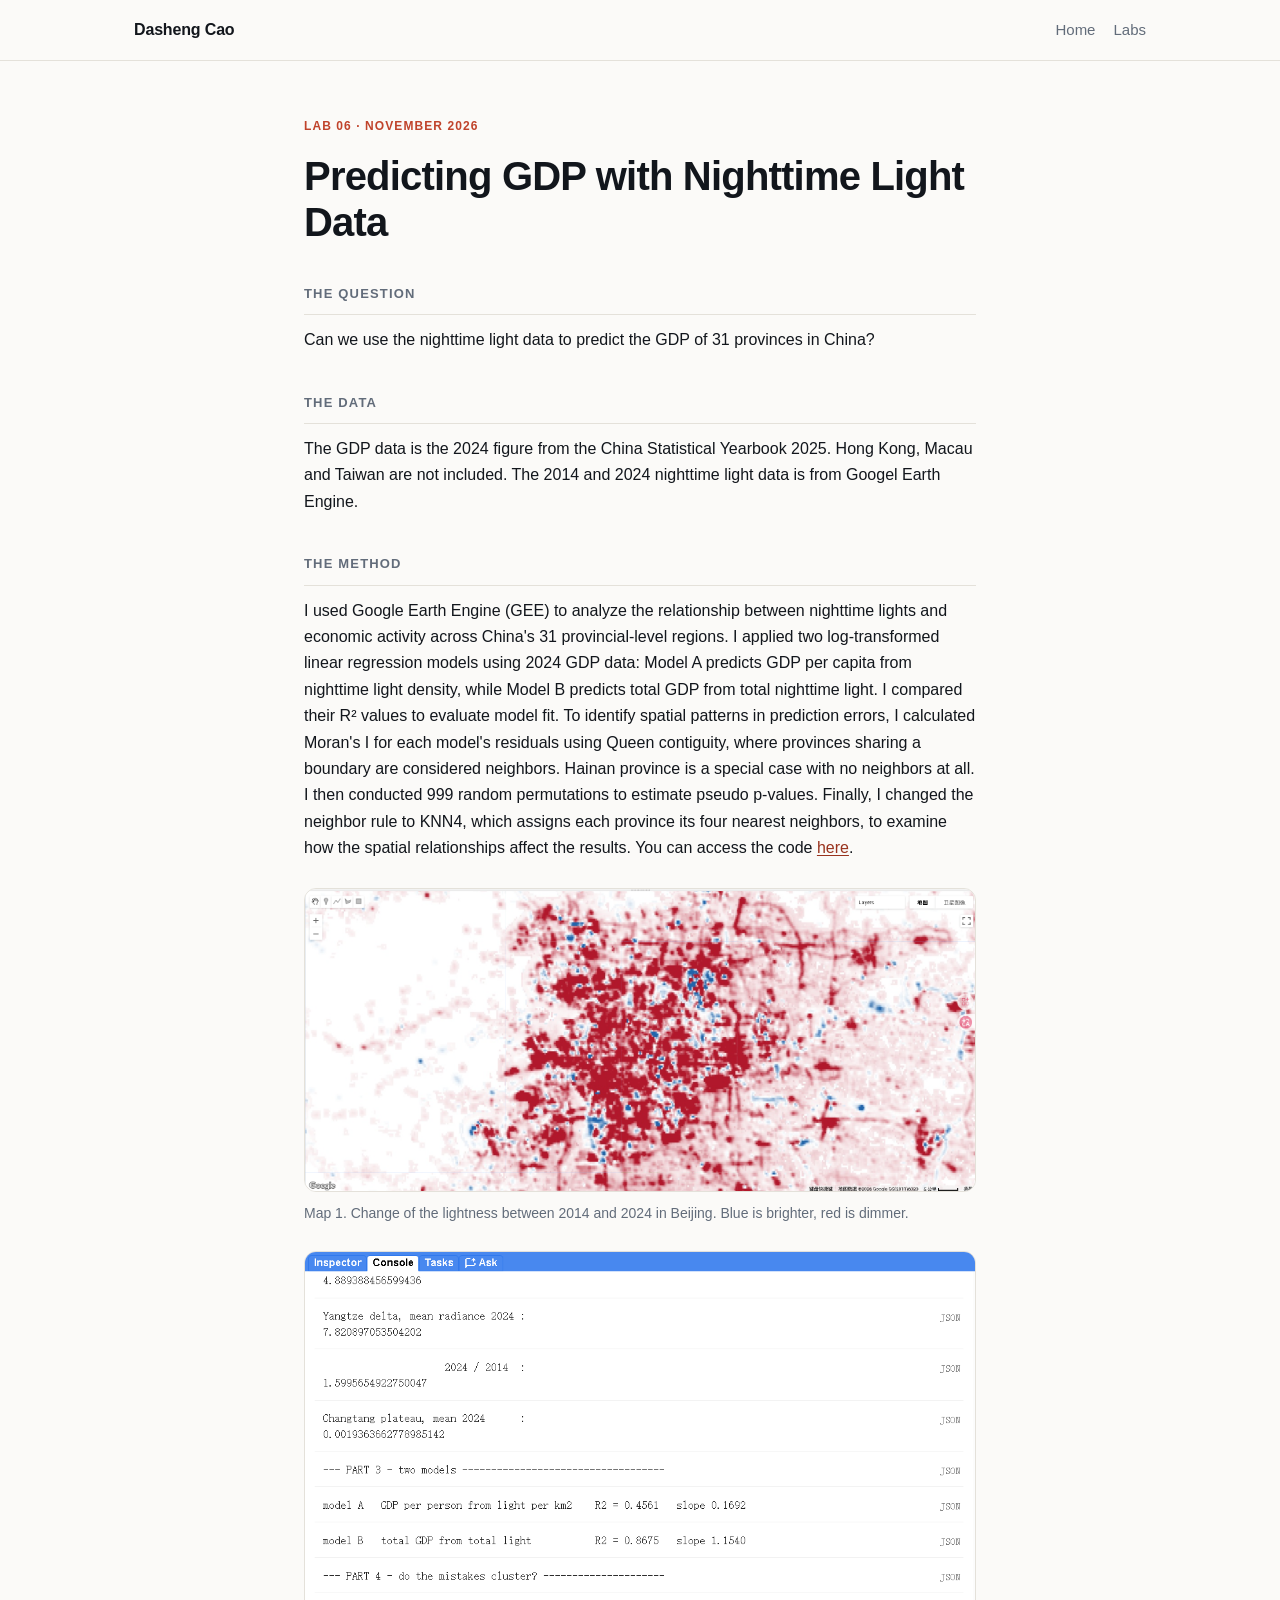
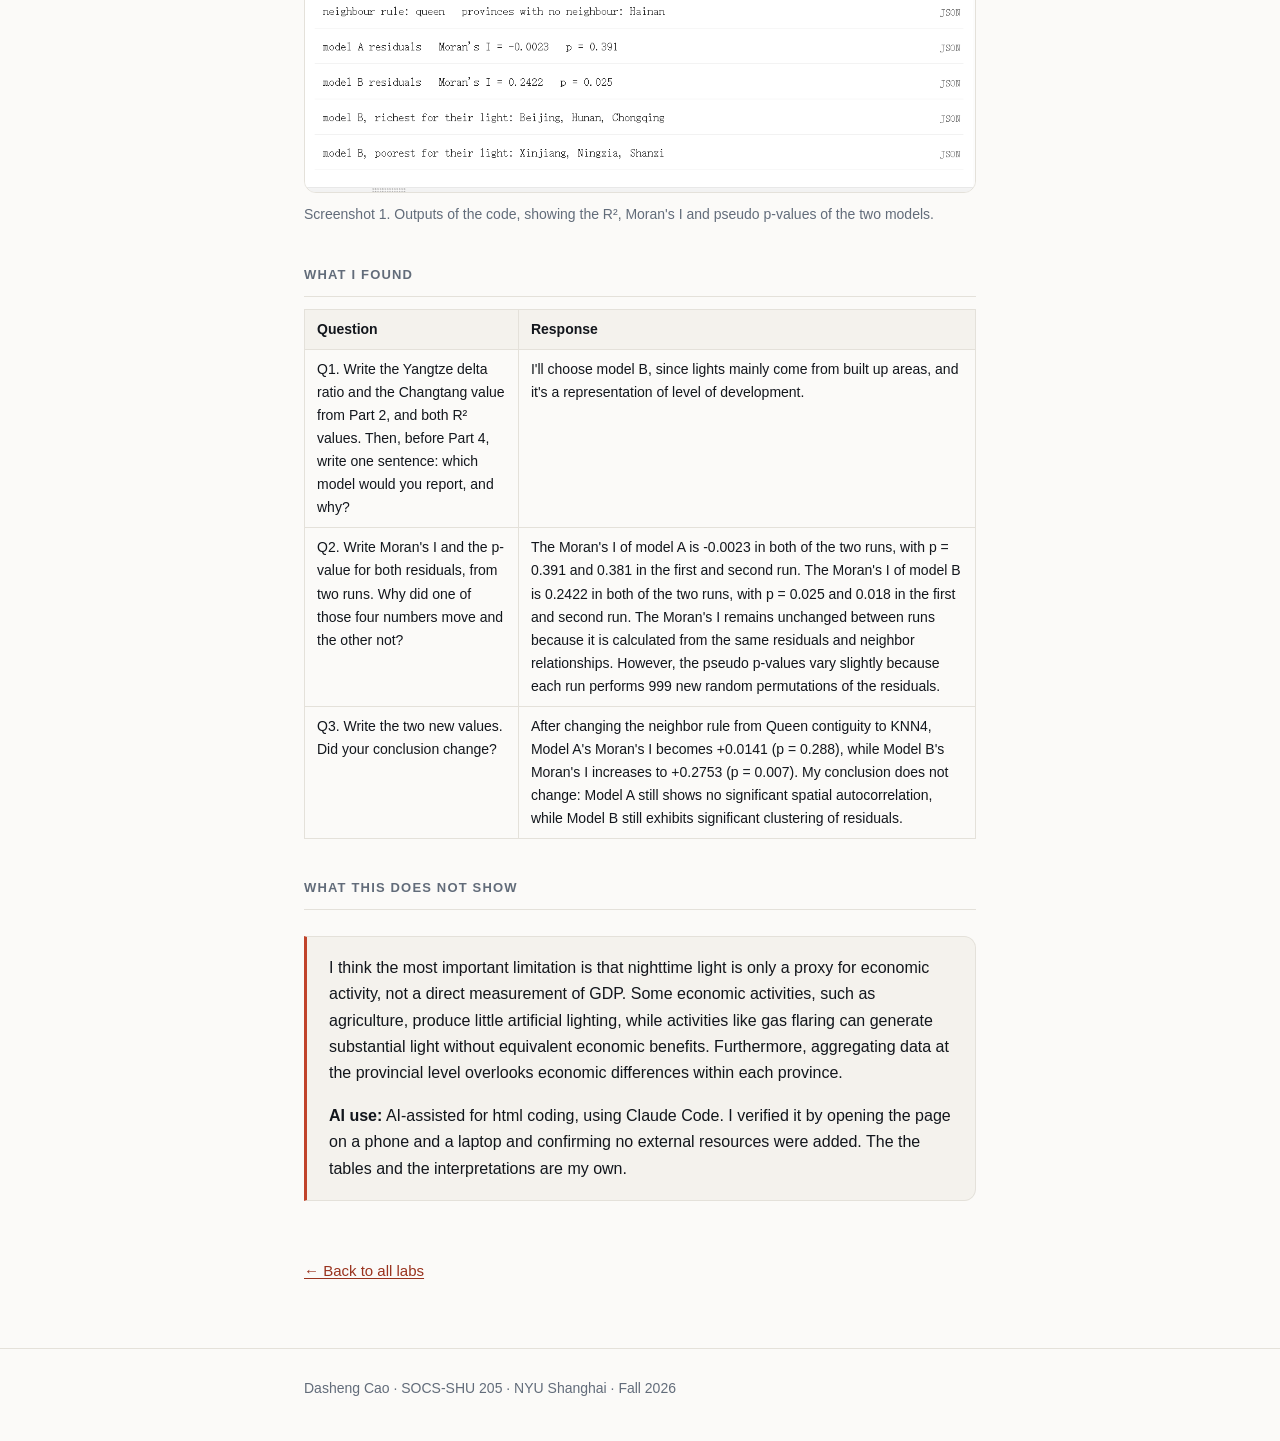
<file: labs/lab-06.html>
<!DOCTYPE html>
<html lang="en">
<head>
<meta charset="utf-8">
<meta name="viewport" content="width=device-width, initial-scale=1">
<title>Lab 06 · Dasheng Cao</title>

<!-- Note the ../ — this page is inside the labs folder, so it has to
     look one level up to find the stylesheet. -->
<link rel="stylesheet" href="../style.css">
</head>

<body>
<a class="skip" href="#main">Skip to content</a>

<header class="site-head">
  <div class="wrap">
    <a class="brand" href="../index.html">Dasheng Cao</a>
    <nav>
      <a href="../index.html">Home</a>
      <a href="../index.html#labs">Labs</a>
    </nav>
  </div>
</header>

<main id="main">
<article class="entry">
  <div class="wrap wrap-narrow">

    <p class="kicker">Lab 06 · November 2026</p>

    <!-- EDIT THIS: a title that says what you found, not what you did.
         "Where the metro does not go" beats "Lab 1 report". -->
    <h1>Predicting GDP with Nighttime Light Data</h1>

    <!-- ============================================================
         The six parts. Every entry in this course has all six.
         Do not delete a heading — if a section is thin, that is
         information too.
         ============================================================ -->

    <h2>The question</h2>
    <p>
      Can we use the nighttime light data to predict the GDP of 31 provinces in China?
    </p>

    <h2>The data</h2>
    <p>
      The GDP data is the 2024 figure from the China Statistical Yearbook 2025. 
      Hong Kong, Macau and Taiwan are not included. 
      The 2014 and 2024 nighttime light data is from Googel Earth Engine.
    </p>

    <h2>The method</h2>
    <p>
      I used Google Earth Engine (GEE) to analyze the relationship between nighttime lights and economic activity across China's 31 provincial-level regions.
      I applied two log-transformed linear regression models using 2024 GDP data: 
      Model A predicts GDP per capita from nighttime light density, 
      while Model B predicts total GDP from total nighttime light.
      I compared their R² values to evaluate model fit. 
      To identify spatial patterns in prediction errors, 
      I calculated Moran's I for each model's residuals using Queen contiguity, 
      where provinces sharing a boundary are considered neighbors.
      Hainan province is a special case with no neighbors at all.
      I then conducted 999 random permutations to estimate pseudo p-values.
      Finally, I changed the neighbor rule to KNN4, 
      which assigns each province its four nearest neighbors, 
      to examine how the spatial relationships affect the results.
      You can access the code <a href="https://code.earthengine.google.com/3dc8cf55b4f5c62310a4c6ea3057cc46" target="_blank">here</a>.
    </p>

    <!-- ============================================================
         YOUR MAP
         Two options:

         1. An image. Export a PNG from ArcGIS or QGIS, put it in this
            labs folder, and change the src below to your filename
            (for example src="map-01.png").

         2. A live web map. Publish it in ArcGIS Online, choose Share,
            then Embed, and paste the src URL into the <iframe> line.

         Delete whichever one you are not using.
         ============================================================ -->
    <figure>
      <img src="lab-06_map1.png" alt="Describe what the map shows, for someone who cannot see it.">
      <!--
      <iframe src="PASTE-YOUR-ARCGIS-EMBED-URL-HERE"
              title="Describe your map" loading="lazy"></iframe>
      -->
      <figcaption>
        Map 1. Change of the lightness between 2014 and 2024 in Beijing. Blue is brighter, red is dimmer.
      </figcaption>
    </figure>

    <figure>
      <img src="lab-06_screenshot1.png" alt="Describe what the map shows, for someone who cannot see it.">
      <!--
      <iframe src="PASTE-YOUR-ARCGIS-EMBED-URL-HERE"
              title="Describe your map" loading="lazy"></iframe>
      -->
      <figcaption>
        Screenshot 1. Outputs of the code, showing the R², Moran's I and pseudo p-values of the two models.
      </figcaption>
    </figure>

    <h2>What I found</h2>
    <div class="table-scroll">
      <table>
        <thead>
          <tr>
            <th scope="col">Question</th>
            <th scope="col">Response</th>
          </tr>
        </thead>
        <tbody>
          <tr>
            <td>Q1. Write the Yangtze delta ratio and the Changtang value from Part 2, and both R² values. Then, before Part 4, write one sentence: which model would you report, and why?</td>
            <td>I'll choose model B, since lights mainly come from built up areas, and it's a representation of level of development.</td>
          </tr>
          <tr>
            <td>Q2. Write Moran's I and the p-value for both residuals, from two runs. Why did one of those four numbers move and the other not?</td>
            <td>The Moran's I of model A is -0.0023 in both of the two runs, with p = 0.391 and 0.381 in the first and second run. The Moran's I of model B is 0.2422 in both of the two runs, with p = 0.025 and 0.018 in the first and second run. The Moran's I remains unchanged between runs because it is calculated from the same residuals and neighbor relationships. However, the pseudo p-values vary slightly because each run performs 999 new random permutations of the residuals.</td>
          </tr>
          <tr>
            <td>Q3. Write the two new values. Did your conclusion change?</td>
            <td>After changing the neighbor rule from Queen contiguity to KNN4, Model A's Moran's I becomes +0.0141 (p = 0.288), while Model B's Moran's I increases to +0.2753 (p = 0.007). My conclusion does not change: Model A still shows no significant spatial autocorrelation, while Model B still exhibits significant clustering of residuals.</td>
          </tr>
        </tbody>
      </table>
    </div>

    <h2>What this does not show</h2>
    <div class="limits">
      <p>
        I think the most important limitation is that nighttime light is only a proxy for economic activity, not a direct measurement of GDP.
        Some economic activities, such as agriculture, produce little artificial lighting, while activities like gas flaring can generate substantial light without equivalent economic benefits. 
        Furthermore, aggregating data at the provincial level overlooks economic differences within each province. 
      </p>
      <p>
        <strong>AI use:</strong> AI-assisted for html coding, using Claude Code.
        I verified it by opening the page on a phone and a laptop and confirming no external resources were added.
        The the tables and the interpretations are my own.
      </p>
    </div>

    <a class="back" href="../index.html#labs">← Back to all labs</a>

  </div>
</article>
</main>

<footer class="site-foot">
  <div class="wrap wrap-narrow">
    <p>Dasheng Cao · SOCS-SHU 205 · NYU Shanghai · Fall 2026</p>
  </div>
</footer>

</body>
</html>
</file>
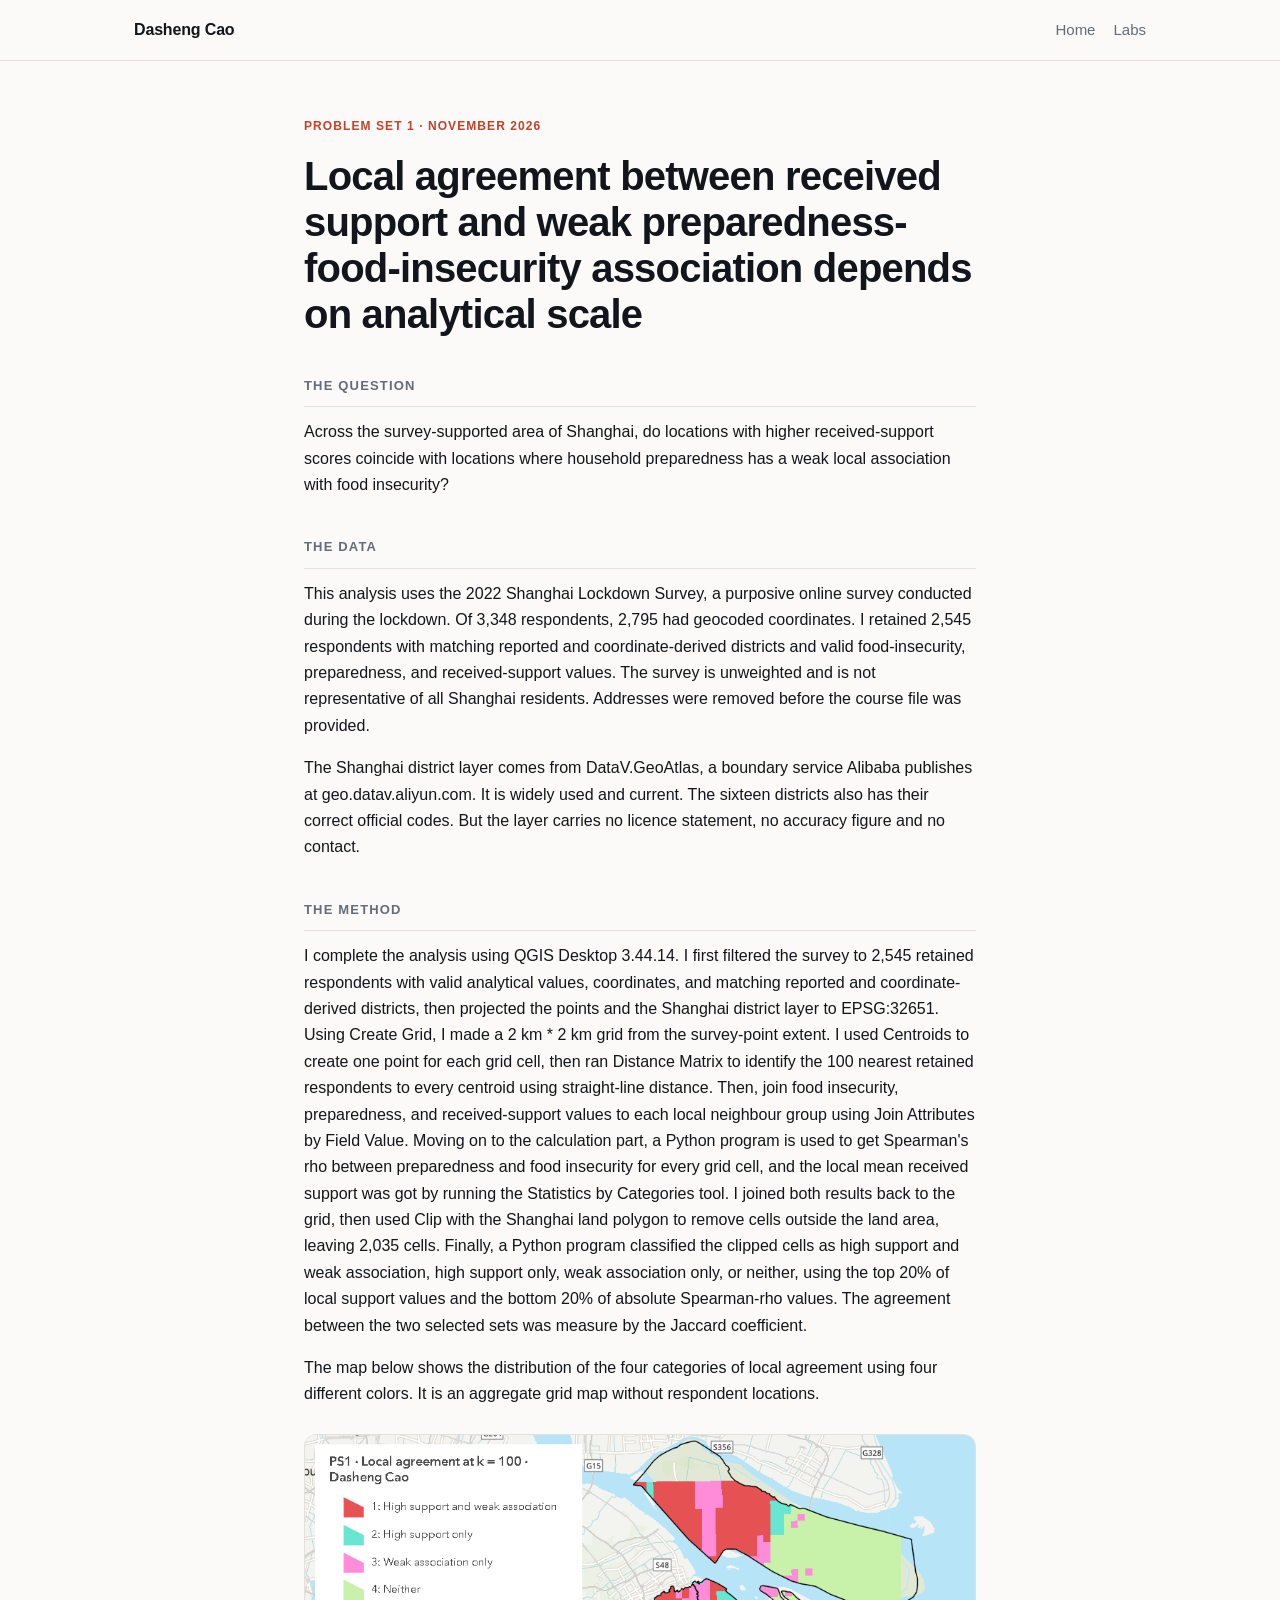
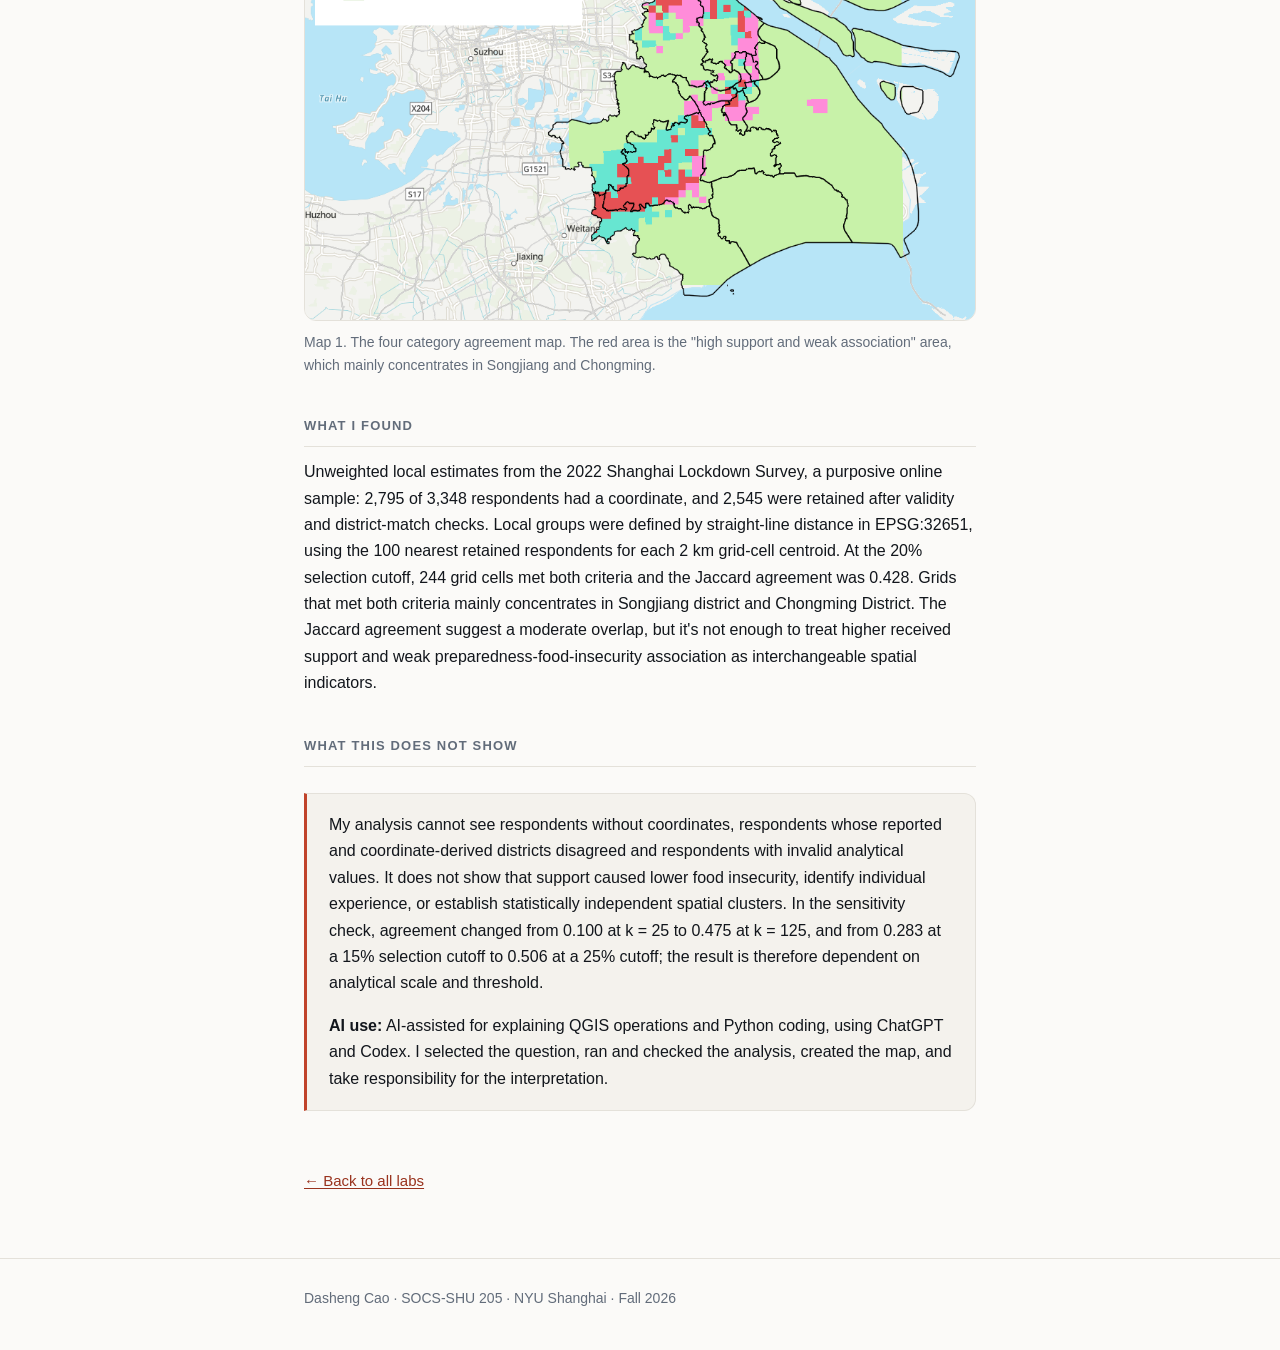
<file: labs/PS1.html>
<!DOCTYPE html>
<html lang="en">
<head>
<meta charset="utf-8">
<meta name="viewport" content="width=device-width, initial-scale=1">
<title>Problem Set 1 · Dasheng Cao</title>

<!-- Note the ../ — this page is inside the labs folder, so it has to
     look one level up to find the stylesheet. -->
<link rel="stylesheet" href="../style.css">
</head>

<body>
<a class="skip" href="#main">Skip to content</a>

<header class="site-head">
  <div class="wrap">
    <a class="brand" href="../index.html">Dasheng Cao</a>
    <nav>
      <a href="../index.html">Home</a>
      <a href="../index.html#labs">Labs</a>
    </nav>
  </div>
</header>

<main id="main">
<article class="entry">
  <div class="wrap wrap-narrow">

    <p class="kicker">Problem Set 1 · November 2026</p>

    <!-- EDIT THIS: a title that says what you found, not what you did.
         "Where the metro does not go" beats "Lab 1 report". -->
    <h1>Local agreement between received support and weak preparedness-food-insecurity association depends on analytical scale</h1>

    <!-- ============================================================
         The six parts. Every entry in this course has all six.
         Do not delete a heading — if a section is thin, that is
         information too.
         ============================================================ -->

    <h2>The question</h2>
    <p>
      Across the survey-supported area of Shanghai, do locations with higher received-support scores coincide with locations where household preparedness has a weak local association with food insecurity?
    </p>

    <h2>The data</h2>
    <p>
      This analysis uses the 2022 Shanghai Lockdown Survey, 
      a purposive online survey conducted during the lockdown. 
      Of 3,348 respondents, 2,795 had geocoded coordinates. 
      I retained 2,545 respondents with matching reported and coordinate-derived districts and valid food-insecurity, 
      preparedness, and received-support values. 
      The survey is unweighted and is not representative of all Shanghai residents. 
      Addresses were removed before the course file was provided.
      </p>
      <p>
      The Shanghai district layer comes from DataV.GeoAtlas, 
      a boundary service Alibaba publishes at geo.datav.aliyun.com. 
      It is widely used and current. The sixteen districts also has their correct official codes.
      But the layer carries no licence statement, no accuracy figure and no contact.
    </p>

    <h2>The method</h2>
    <p>
      I complete the analysis using QGIS Desktop 3.44.14.
      I first filtered the survey to 2,545 retained respondents with valid analytical values, coordinates, and matching reported and coordinate-derived districts,
      then projected the points and the Shanghai district layer to EPSG:32651.
      Using Create Grid, I made a 2 km * 2 km grid from the survey-point extent. 
      I used Centroids to create one point for each grid cell, 
      then ran Distance Matrix to identify the 100 nearest retained respondents to every centroid using straight-line distance.
      Then, join  food insecurity, preparedness, and received-support values to each local neighbour group using Join Attributes by Field Value.
      Moving on to the calculation part, 
      a Python program is used to get Spearman's rho between preparedness and food insecurity for every grid cell, 
      and the local mean received support was got by running the Statistics by Categories tool.
      I joined both results back to the grid, then used Clip with the Shanghai land polygon to remove cells outside the land area, leaving 2,035 cells.
      Finally, a Python program classified the clipped cells as high support and weak association, high support only, weak association only, or neither, using the top 20% of local support values and the bottom 20% of absolute Spearman-rho values.
      The agreement between the two selected sets was measure by the Jaccard coefficient.
      </p>
      <p>
      The map below shows the distribution of the four categories of local agreement using four different colors. 
      It is an aggregate grid map without respondent locations.
    </p>

    <!-- ============================================================
         YOUR MAP
         Two options:

         1. An image. Export a PNG from ArcGIS or QGIS, put it in this
            labs folder, and change the src below to your filename
            (for example src="map-01.png").

         2. A live web map. Publish it in ArcGIS Online, choose Share,
            then Embed, and paste the src URL into the <iframe> line.

         Delete whichever one you are not using.
         ============================================================ -->
    <figure>
      <img src="PS1_map.png" alt="Describe what the map shows, for someone who cannot see it.">
      <!--
      <iframe src="PASTE-YOUR-ARCGIS-EMBED-URL-HERE"
              title="Describe your map" loading="lazy"></iframe>
      -->
      <figcaption>
        Map 1. The four category agreement map. The red area is the "high support and weak association" area, which mainly concentrates in Songjiang and Chongming.
      </figcaption>
    </figure>

    <h2>What I found</h2>
    <p>
      Unweighted local estimates from the 2022 Shanghai Lockdown Survey, 
      a purposive online sample: 2,795 of 3,348 respondents had a coordinate, 
      and 2,545 were retained after validity and district-match checks. 
      Local groups were defined by straight-line distance in EPSG:32651, 
      using the 100 nearest retained respondents for each 2 km grid-cell centroid. 
      At the 20% selection cutoff, 244 grid cells met both criteria and the Jaccard agreement was 0.428. 
      Grids that met both criteria mainly concentrates in Songjiang district and Chongming District.
      The Jaccard agreement suggest a moderate overlap, 
      but it's not enough to treat higher received support and weak preparedness-food-insecurity association as interchangeable spatial indicators.
    </p>

    <h2>What this does not show</h2>
    <div class="limits">
      <p>
        My analysis cannot see respondents without coordinates, 
        respondents whose reported and coordinate-derived districts disagreed 
        and respondents with invalid analytical values. 
        It does not show that support caused lower food insecurity, 
        identify individual experience, 
        or establish statistically independent spatial clusters. 
        In the sensitivity check, 
        agreement changed from 0.100 at k = 25 to 0.475 at k = 125, 
        and from 0.283 at a 15% selection cutoff to 0.506 at a 25% cutoff; 
        the result is therefore dependent on analytical scale and threshold.
      </p>
      <p>
        <strong>AI use:</strong> AI-assisted for explaining QGIS operations and Python coding, using ChatGPT and Codex.
        I selected the question, ran and checked the analysis, created the map, and take responsibility for the interpretation.
      </p>
    </div>

    <a class="back" href="../index.html#labs">← Back to all labs</a>

  </div>
</article>
</main>

<footer class="site-foot">
  <div class="wrap wrap-narrow">
    <p>Dasheng Cao · SOCS-SHU 205 · NYU Shanghai · Fall 2026</p>
  </div>
</footer>

</body>
</html>
</file>
<file: style.css>
/* ============================================================
   Your portfolio stylesheet.

   No external fonts, scripts, or CDNs. Everything loads from your
   own repository, so the site behaves the same on campus in
   Shanghai as it does anywhere else. Please keep it that way.

   START HERE: the block below controls every colour on the site.
   Change --accent to any colour you like and reload the page.
   ============================================================ */

:root {
  --bg:          #fbfaf8;   /* page background          */
  --bg-alt:      #f4f2ed;   /* alternate band           */
  --surface:     #ffffff;   /* cards                    */
  --ink:         #12161c;   /* main text                */
  --ink-soft:    #39424f;
  --muted:       #626c7a;   /* secondary text           */
  --line:        #e4e1da;   /* borders                  */
  --accent:      #c0432b;   /* EDIT THIS ONE FIRST      */
  --accent-ink:  #99331e;   /* darker accent, for links */

  --radius: 12px;
  --shadow: 0 1px 2px rgba(18,22,28,.05), 0 8px 24px -12px rgba(18,22,28,.14);

  --sans: -apple-system, BlinkMacSystemFont, "Segoe UI", "Helvetica Neue",
          "PingFang SC", "Hiragino Sans GB", "Microsoft YaHei", Roboto, Arial,
          sans-serif;
}

/* Dark mode. These are the same variables, for people whose device
   is set to dark. You do not have to touch this. */
@media (prefers-color-scheme: dark) {
  :root {
    --bg:         #0d1117;
    --bg-alt:     #12181f;
    --surface:    #161c24;
    --ink:        #e9ecef;
    --ink-soft:   #c3cad3;
    --muted:      #98a3b1;
    --line:       #262d38;
    --accent:     #ff7051;
    --accent-ink: #ff9077;
    --shadow:     0 1px 2px rgba(0,0,0,.4), 0 8px 24px -12px rgba(0,0,0,.6);
  }
}

/* ---------- basics ---------- */
*, *::before, *::after { box-sizing: border-box; }
html { -webkit-text-size-adjust: 100%; scroll-behavior: smooth; }

body {
  margin: 0;
  background: var(--bg);
  color: var(--ink);
  font-family: var(--sans);
  font-size: 16px;
  line-height: 1.65;
  -webkit-font-smoothing: antialiased;
}

img { max-width: 100%; height: auto; display: block; }
a { color: var(--accent-ink); text-underline-offset: 2px; }
a:hover { color: var(--accent); }

.wrap { width: 100%; max-width: 1060px; margin: 0 auto; padding: 0 24px; }
.wrap-narrow { max-width: 720px; }
.muted { color: var(--muted); }

.skip { position: absolute; left: -9999px; top: 0; z-index: 100;
        background: var(--accent); color: #fff; padding: 10px 16px; }
.skip:focus { left: 0; }

/* ---------- header ---------- */
.site-head {
  border-bottom: 1px solid var(--line);
  background: var(--bg);
  position: sticky; top: 0; z-index: 50;
}
.site-head .wrap {
  display: flex; align-items: center; gap: 20px;
  min-height: 60px; flex-wrap: wrap;
}
.brand {
  font-weight: 600; color: var(--ink); text-decoration: none;
  margin-right: auto; letter-spacing: -0.01em;
}
.site-head nav { display: flex; gap: 18px; }
.site-head nav a { color: var(--muted); text-decoration: none; font-size: 15px; }
.site-head nav a:hover { color: var(--accent); }

/* ---------- hero ---------- */
.hero { padding: 72px 0 40px; }
.kicker {
  font-size: 12px; font-weight: 600; letter-spacing: .09em;
  text-transform: uppercase; color: var(--accent); margin: 0 0 14px;
}
.hero h1 {
  font-size: clamp(34px, 6vw, 52px);
  line-height: 1.08; letter-spacing: -0.025em;
  margin: 0 0 18px; font-weight: 700;
}
.lede { font-size: 18px; color: var(--ink-soft); margin: 0; }

/* ---------- sections ---------- */
section { padding: 40px 0; }
section h2 {
  font-size: 13px; font-weight: 600; letter-spacing: .09em;
  text-transform: uppercase; color: var(--muted);
  margin: 0 0 22px; padding-bottom: 12px;
  border-bottom: 1px solid var(--line);
}
.band { background: var(--bg-alt); border-top: 1px solid var(--line);
        border-bottom: 1px solid var(--line); }

/* ---------- lab cards ---------- */
.cards { list-style: none; margin: 0; padding: 0; display: grid; gap: 14px; }
.card {
  background: var(--surface); border: 1px solid var(--line);
  border-radius: var(--radius); box-shadow: var(--shadow);
}
.card > a, .card > span:first-child { display: block; }
.card > a {
  padding: 20px 22px; text-decoration: none; color: inherit;
  border-radius: var(--radius);
}
.card > a:hover { border-color: var(--accent); }
.card-todo { padding: 20px 22px; opacity: .55; }

.card-num {
  display: block; font-size: 12px; font-weight: 600;
  letter-spacing: .08em; text-transform: uppercase;
  color: var(--accent); margin-bottom: 6px;
}
.card-title { display: block; font-size: 19px; font-weight: 650;
              letter-spacing: -0.01em; margin-bottom: 6px; }
.card-note { display: block; font-size: 15px; color: var(--muted); }

/* ---------- lab entry pages ---------- */
.entry { padding: 56px 0 24px; }
.entry h1 {
  font-size: clamp(28px, 4.5vw, 40px); line-height: 1.15;
  letter-spacing: -0.02em; margin: 0 0 16px; font-weight: 700;
}
.entry h2 {
  font-size: 13px; font-weight: 600; letter-spacing: .09em;
  text-transform: uppercase; color: var(--muted);
  margin: 38px 0 12px; padding-bottom: 10px;
  border-bottom: 1px solid var(--line);
}
.entry p { margin: 0 0 16px; }

/* Code blocks (e.g. ArcGIS Arcade expressions). */
.entry pre {
  margin: 0 0 16px;
  padding: 16px 18px;
  background: var(--bg-alt);
  border: 1px solid var(--line);
  border-radius: var(--radius);
  overflow-x: auto;
  font-size: 14px;
  line-height: 1.55;
  font-family: ui-monospace, "SF Mono", "Cascadia Mono", "Segoe UI Mono",
               Consolas, monospace;
}

/* Tables (results tables in entries). */
.entry table {
  width: 100%;
  border-collapse: collapse;
  margin: 0 0 16px;
  font-size: 14px;
}
.entry th,
.entry td {
  border: 1px solid var(--line);
  padding: 8px 12px;
  text-align: left;
  vertical-align: top;
}
.entry thead th {
  background: var(--bg-alt);
}
.entry td.num,
.entry th.num {
  text-align: right;
  font-variant-numeric: tabular-nums;
}

/* Horizontal scroll wrapper so wide tables don't overflow on phones. */
.table-scroll {
  overflow-x: auto;
  -webkit-overflow-scrolling: touch;
  margin: 0 0 16px;
}
.table-scroll table { margin: 0; }

/* A map or image with a caption under it. */
figure { margin: 26px 0; }
figure img, figure iframe {
  width: 100%; border: 1px solid var(--line);
  border-radius: var(--radius); display: block;
}
figure iframe { height: 480px; }
figcaption { font-size: 14px; color: var(--muted); margin-top: 10px; }

/* The limitations box. Every entry needs one. */
.limits {
  background: var(--bg-alt); border: 1px solid var(--line);
  border-left: 3px solid var(--accent);
  border-radius: 0 var(--radius) var(--radius) 0;
  padding: 18px 22px; margin: 26px 0;
}
.limits p:last-child { margin-bottom: 0; }
.limits table thead th { background: var(--surface); }

.back { display: inline-block; margin-top: 32px; font-size: 15px; }

/* ---------- footer ---------- */
.site-foot {
  border-top: 1px solid var(--line); margin-top: 40px;
  padding: 28px 0 40px; color: var(--muted); font-size: 14px;
}
.site-foot p { margin: 0; }

/* ---------- phones ---------- */
@media (max-width: 600px) {
  .hero { padding: 48px 0 28px; }
  figure iframe { height: 340px; }
}
</file>
